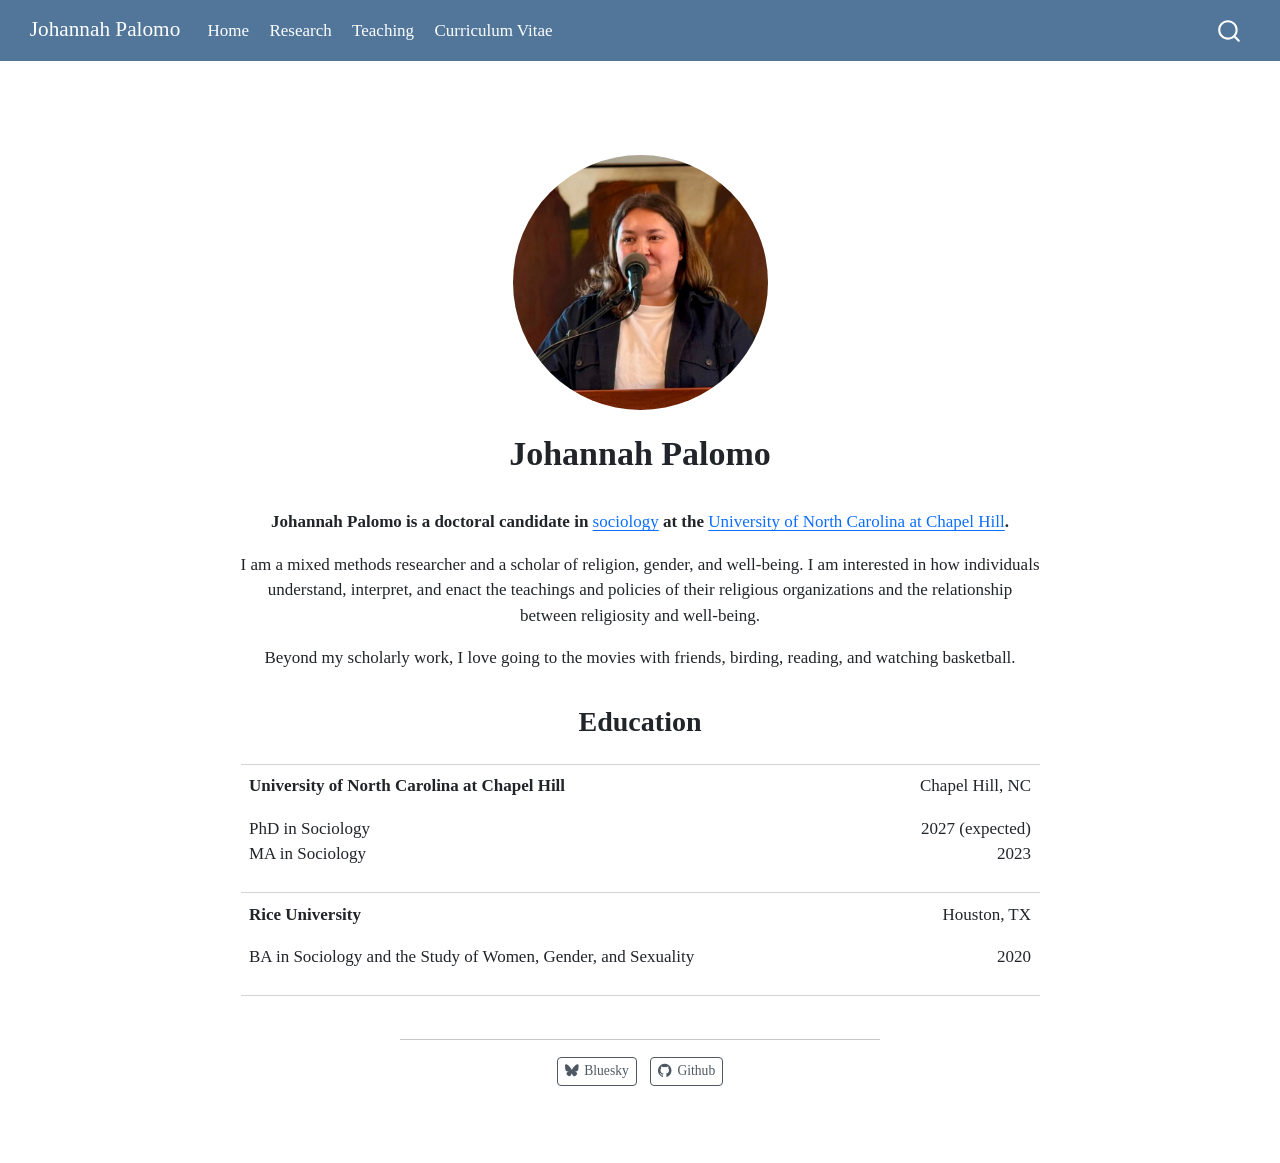
<file: index.html>
<!DOCTYPE html>
<html xmlns="http://www.w3.org/1999/xhtml" lang="en" xml:lang="en"><head>

<meta charset="utf-8">
<meta name="generator" content="quarto-1.8.27">

<meta name="viewport" content="width=device-width, initial-scale=1.0, user-scalable=yes">


<title>Johannah Palomo</title>
<style>
code{white-space: pre-wrap;}
span.smallcaps{font-variant: small-caps;}
div.columns{display: flex; gap: min(4vw, 1.5em);}
div.column{flex: auto; overflow-x: auto;}
div.hanging-indent{margin-left: 1.5em; text-indent: -1.5em;}
ul.task-list{list-style: none;}
ul.task-list li input[type="checkbox"] {
  width: 0.8em;
  margin: 0 0.8em 0.2em -1em; /* quarto-specific, see https://github.com/quarto-dev/quarto-cli/issues/4556 */ 
  vertical-align: middle;
}
</style>


<script src="site_libs/quarto-nav/quarto-nav.js"></script>
<script src="site_libs/quarto-nav/headroom.min.js"></script>
<script src="site_libs/clipboard/clipboard.min.js"></script>
<script src="site_libs/quarto-search/autocomplete.umd.js"></script>
<script src="site_libs/quarto-search/fuse.min.js"></script>
<script src="site_libs/quarto-search/quarto-search.js"></script>
<meta name="quarto:offset" content="./">
<script src="site_libs/quarto-html/quarto.js" type="module"></script>
<script src="site_libs/quarto-html/tabsets/tabsets.js" type="module"></script>
<script src="site_libs/quarto-html/axe/axe-check.js" type="module"></script>
<script src="site_libs/quarto-html/popper.min.js"></script>
<script src="site_libs/quarto-html/tippy.umd.min.js"></script>
<link href="site_libs/quarto-html/tippy.css" rel="stylesheet">
<link href="site_libs/quarto-html/quarto-syntax-highlighting-ed96de9b727972fe78a7b5d16c58bf87.css" rel="stylesheet" id="quarto-text-highlighting-styles">
<script src="site_libs/bootstrap/bootstrap.min.js"></script>
<link href="site_libs/bootstrap/bootstrap-icons.css" rel="stylesheet">
<link href="site_libs/bootstrap/bootstrap-e80207a6dea21aa7f1327b2096dbc3a0.min.css" rel="stylesheet" append-hash="true" id="quarto-bootstrap" data-mode="light">
<script id="quarto-search-options" type="application/json">{
  "location": "navbar",
  "copy-button": false,
  "collapse-after": 3,
  "panel-placement": "end",
  "type": "overlay",
  "limit": 50,
  "keyboard-shortcut": [
    "f",
    "/",
    "s"
  ],
  "show-item-context": false,
  "language": {
    "search-no-results-text": "No results",
    "search-matching-documents-text": "matching documents",
    "search-copy-link-title": "Copy link to search",
    "search-hide-matches-text": "Hide additional matches",
    "search-more-match-text": "more match in this document",
    "search-more-matches-text": "more matches in this document",
    "search-clear-button-title": "Clear",
    "search-text-placeholder": "",
    "search-detached-cancel-button-title": "Cancel",
    "search-submit-button-title": "Submit",
    "search-label": "Search"
  }
}</script>


<link rel="stylesheet" href="styles.css">
</head>

<body class="nav-fixed fullcontent quarto-light">

<div id="quarto-search-results"></div>
  <header id="quarto-header" class="headroom fixed-top">
    <nav class="navbar navbar-expand-lg " data-bs-theme="dark">
      <div class="navbar-container container-fluid">
      <div class="navbar-brand-container mx-auto">
    <a class="navbar-brand" href="./index.html">
    <span class="navbar-title">Johannah Palomo</span>
    </a>
  </div>
            <div id="quarto-search" class="" title="Search"></div>
          <button class="navbar-toggler" type="button" data-bs-toggle="collapse" data-bs-target="#navbarCollapse" aria-controls="navbarCollapse" role="menu" aria-expanded="false" aria-label="Toggle navigation" onclick="if (window.quartoToggleHeadroom) { window.quartoToggleHeadroom(); }">
  <span class="navbar-toggler-icon"></span>
</button>
          <div class="collapse navbar-collapse" id="navbarCollapse">
            <ul class="navbar-nav navbar-nav-scroll me-auto">
  <li class="nav-item">
    <a class="nav-link active" href="./index.html" aria-current="page"> 
<span class="menu-text">Home</span></a>
  </li>  
  <li class="nav-item">
    <a class="nav-link" href="./about.html"> 
<span class="menu-text">Research</span></a>
  </li>  
  <li class="nav-item">
    <a class="nav-link" href="./teaching.html"> 
<span class="menu-text">Teaching</span></a>
  </li>  
  <li class="nav-item">
    <a class="nav-link" href="./cv.html"> 
<span class="menu-text">Curriculum Vitae</span></a>
  </li>  
</ul>
          </div> <!-- /navcollapse -->
            <div class="quarto-navbar-tools">
</div>
      </div> <!-- /container-fluid -->
    </nav>
</header>
<!-- content -->
<div id="quarto-content" class="quarto-container page-columns page-rows-contents page-layout-article page-navbar">
<!-- sidebar -->
<!-- margin-sidebar -->
    
<!-- main -->
<div class="quarto-about-jolla">
  <img src="photo.jpg" class="about-image
  round " style="height: 15em; width: 15em;">
 <header id="title-block-header" class="quarto-title-block default">
<div class="quarto-title">
<h1 class="title">Johannah Palomo</h1>
</div>
<div class="quarto-title-meta">
  </div>
</header><main class="content" id="quarto-document-content">
<p><strong>Johannah Palomo is a doctoral candidate in <a href="https://sociology.unc.edu/">sociology</a> at the <a href="https://unc.edu">University of North Carolina at Chapel Hill</a>.</strong></p>
<p>I am a mixed methods researcher and a scholar of religion, gender, and well-being. I am interested in how individuals understand, interpret, and enact the teachings and policies of their religious organizations and the relationship between religiosity and well-being.</p>
<p>Beyond my scholarly work, I love going to the movies with friends, birding, reading, and watching basketball.</p>
<section id="education" class="level2">
<h2 data-anchor-id="education">Education</h2>
<table class="caption-top table">
<colgroup>
<col style="width: 77%">
<col style="width: 22%">
</colgroup>
<tbody>
<tr class="odd">
<td style="text-align: left;"><p><strong>University of North Carolina at Chapel Hill</strong></p>
<p>PhD in Sociology<br>
MA in Sociology</p></td>
<td style="text-align: right;"><p>Chapel Hill, NC</p>
<p>2027 (expected)<br>
2023</p></td>
</tr>
<tr class="even">
<td style="text-align: left;"><p><strong>Rice University</strong></p>
<p>BA in Sociology and the Study of Women, Gender, and Sexuality</p></td>
<td style="text-align: right;"><p>Houston, TX</p>
<p>2020</p></td>
</tr>
</tbody>
</table>


</section>
</main> 
  <hr class="about-sep">
   <div class="about-links">
  <a href="https://bsky.app/profile/johannahpalomo.bsky.social" class="about-link" rel="" target="">
    <i class="bi bi-bluesky"></i>
     <span class="about-link-text">Bluesky</span>
  </a>
  <a href="https://github.com/johannahpalomo" class="about-link" rel="" target="">
    <i class="bi bi-github"></i>
     <span class="about-link-text">Github</span>
  </a>
</div>
</div>
 <!-- /main -->
<script id="quarto-html-after-body" type="application/javascript">
  window.document.addEventListener("DOMContentLoaded", function (event) {
    const isCodeAnnotation = (el) => {
      for (const clz of el.classList) {
        if (clz.startsWith('code-annotation-')) {                     
          return true;
        }
      }
      return false;
    }
    const onCopySuccess = function(e) {
      // button target
      const button = e.trigger;
      // don't keep focus
      button.blur();
      // flash "checked"
      button.classList.add('code-copy-button-checked');
      var currentTitle = button.getAttribute("title");
      button.setAttribute("title", "Copied!");
      let tooltip;
      if (window.bootstrap) {
        button.setAttribute("data-bs-toggle", "tooltip");
        button.setAttribute("data-bs-placement", "left");
        button.setAttribute("data-bs-title", "Copied!");
        tooltip = new bootstrap.Tooltip(button, 
          { trigger: "manual", 
            customClass: "code-copy-button-tooltip",
            offset: [0, -8]});
        tooltip.show();    
      }
      setTimeout(function() {
        if (tooltip) {
          tooltip.hide();
          button.removeAttribute("data-bs-title");
          button.removeAttribute("data-bs-toggle");
          button.removeAttribute("data-bs-placement");
        }
        button.setAttribute("title", currentTitle);
        button.classList.remove('code-copy-button-checked');
      }, 1000);
      // clear code selection
      e.clearSelection();
    }
    const getTextToCopy = function(trigger) {
      const outerScaffold = trigger.parentElement.cloneNode(true);
      const codeEl = outerScaffold.querySelector('code');
      for (const childEl of codeEl.children) {
        if (isCodeAnnotation(childEl)) {
          childEl.remove();
        }
      }
      return codeEl.innerText;
    }
    const clipboard = new window.ClipboardJS('.code-copy-button:not([data-in-quarto-modal])', {
      text: getTextToCopy
    });
    clipboard.on('success', onCopySuccess);
    if (window.document.getElementById('quarto-embedded-source-code-modal')) {
      const clipboardModal = new window.ClipboardJS('.code-copy-button[data-in-quarto-modal]', {
        text: getTextToCopy,
        container: window.document.getElementById('quarto-embedded-source-code-modal')
      });
      clipboardModal.on('success', onCopySuccess);
    }
      var localhostRegex = new RegExp(/^(?:http|https):\/\/localhost\:?[0-9]*\//);
      var mailtoRegex = new RegExp(/^mailto:/);
        var filterRegex = new RegExp('/' + window.location.host + '/');
      var isInternal = (href) => {
          return filterRegex.test(href) || localhostRegex.test(href) || mailtoRegex.test(href);
      }
      // Inspect non-navigation links and adorn them if external
     var links = window.document.querySelectorAll('a[href]:not(.nav-link):not(.navbar-brand):not(.toc-action):not(.sidebar-link):not(.sidebar-item-toggle):not(.pagination-link):not(.no-external):not([aria-hidden]):not(.dropdown-item):not(.quarto-navigation-tool):not(.about-link)');
      for (var i=0; i<links.length; i++) {
        const link = links[i];
        if (!isInternal(link.href)) {
          // undo the damage that might have been done by quarto-nav.js in the case of
          // links that we want to consider external
          if (link.dataset.originalHref !== undefined) {
            link.href = link.dataset.originalHref;
          }
        }
      }
    function tippyHover(el, contentFn, onTriggerFn, onUntriggerFn) {
      const config = {
        allowHTML: true,
        maxWidth: 500,
        delay: 100,
        arrow: false,
        appendTo: function(el) {
            return el.parentElement;
        },
        interactive: true,
        interactiveBorder: 10,
        theme: 'quarto',
        placement: 'bottom-start',
      };
      if (contentFn) {
        config.content = contentFn;
      }
      if (onTriggerFn) {
        config.onTrigger = onTriggerFn;
      }
      if (onUntriggerFn) {
        config.onUntrigger = onUntriggerFn;
      }
      window.tippy(el, config); 
    }
    const noterefs = window.document.querySelectorAll('a[role="doc-noteref"]');
    for (var i=0; i<noterefs.length; i++) {
      const ref = noterefs[i];
      tippyHover(ref, function() {
        // use id or data attribute instead here
        let href = ref.getAttribute('data-footnote-href') || ref.getAttribute('href');
        try { href = new URL(href).hash; } catch {}
        const id = href.replace(/^#\/?/, "");
        const note = window.document.getElementById(id);
        if (note) {
          return note.innerHTML;
        } else {
          return "";
        }
      });
    }
    const xrefs = window.document.querySelectorAll('a.quarto-xref');
    const processXRef = (id, note) => {
      // Strip column container classes
      const stripColumnClz = (el) => {
        el.classList.remove("page-full", "page-columns");
        if (el.children) {
          for (const child of el.children) {
            stripColumnClz(child);
          }
        }
      }
      stripColumnClz(note)
      if (id === null || id.startsWith('sec-')) {
        // Special case sections, only their first couple elements
        const container = document.createElement("div");
        if (note.children && note.children.length > 2) {
          container.appendChild(note.children[0].cloneNode(true));
          for (let i = 1; i < note.children.length; i++) {
            const child = note.children[i];
            if (child.tagName === "P" && child.innerText === "") {
              continue;
            } else {
              container.appendChild(child.cloneNode(true));
              break;
            }
          }
          if (window.Quarto?.typesetMath) {
            window.Quarto.typesetMath(container);
          }
          return container.innerHTML
        } else {
          if (window.Quarto?.typesetMath) {
            window.Quarto.typesetMath(note);
          }
          return note.innerHTML;
        }
      } else {
        // Remove any anchor links if they are present
        const anchorLink = note.querySelector('a.anchorjs-link');
        if (anchorLink) {
          anchorLink.remove();
        }
        if (window.Quarto?.typesetMath) {
          window.Quarto.typesetMath(note);
        }
        if (note.classList.contains("callout")) {
          return note.outerHTML;
        } else {
          return note.innerHTML;
        }
      }
    }
    for (var i=0; i<xrefs.length; i++) {
      const xref = xrefs[i];
      tippyHover(xref, undefined, function(instance) {
        instance.disable();
        let url = xref.getAttribute('href');
        let hash = undefined; 
        if (url.startsWith('#')) {
          hash = url;
        } else {
          try { hash = new URL(url).hash; } catch {}
        }
        if (hash) {
          const id = hash.replace(/^#\/?/, "");
          const note = window.document.getElementById(id);
          if (note !== null) {
            try {
              const html = processXRef(id, note.cloneNode(true));
              instance.setContent(html);
            } finally {
              instance.enable();
              instance.show();
            }
          } else {
            // See if we can fetch this
            fetch(url.split('#')[0])
            .then(res => res.text())
            .then(html => {
              const parser = new DOMParser();
              const htmlDoc = parser.parseFromString(html, "text/html");
              const note = htmlDoc.getElementById(id);
              if (note !== null) {
                const html = processXRef(id, note);
                instance.setContent(html);
              } 
            }).finally(() => {
              instance.enable();
              instance.show();
            });
          }
        } else {
          // See if we can fetch a full url (with no hash to target)
          // This is a special case and we should probably do some content thinning / targeting
          fetch(url)
          .then(res => res.text())
          .then(html => {
            const parser = new DOMParser();
            const htmlDoc = parser.parseFromString(html, "text/html");
            const note = htmlDoc.querySelector('main.content');
            if (note !== null) {
              // This should only happen for chapter cross references
              // (since there is no id in the URL)
              // remove the first header
              if (note.children.length > 0 && note.children[0].tagName === "HEADER") {
                note.children[0].remove();
              }
              const html = processXRef(null, note);
              instance.setContent(html);
            } 
          }).finally(() => {
            instance.enable();
            instance.show();
          });
        }
      }, function(instance) {
      });
    }
        let selectedAnnoteEl;
        const selectorForAnnotation = ( cell, annotation) => {
          let cellAttr = 'data-code-cell="' + cell + '"';
          let lineAttr = 'data-code-annotation="' +  annotation + '"';
          const selector = 'span[' + cellAttr + '][' + lineAttr + ']';
          return selector;
        }
        const selectCodeLines = (annoteEl) => {
          const doc = window.document;
          const targetCell = annoteEl.getAttribute("data-target-cell");
          const targetAnnotation = annoteEl.getAttribute("data-target-annotation");
          const annoteSpan = window.document.querySelector(selectorForAnnotation(targetCell, targetAnnotation));
          const lines = annoteSpan.getAttribute("data-code-lines").split(",");
          const lineIds = lines.map((line) => {
            return targetCell + "-" + line;
          })
          let top = null;
          let height = null;
          let parent = null;
          if (lineIds.length > 0) {
              //compute the position of the single el (top and bottom and make a div)
              const el = window.document.getElementById(lineIds[0]);
              top = el.offsetTop;
              height = el.offsetHeight;
              parent = el.parentElement.parentElement;
            if (lineIds.length > 1) {
              const lastEl = window.document.getElementById(lineIds[lineIds.length - 1]);
              const bottom = lastEl.offsetTop + lastEl.offsetHeight;
              height = bottom - top;
            }
            if (top !== null && height !== null && parent !== null) {
              // cook up a div (if necessary) and position it 
              let div = window.document.getElementById("code-annotation-line-highlight");
              if (div === null) {
                div = window.document.createElement("div");
                div.setAttribute("id", "code-annotation-line-highlight");
                div.style.position = 'absolute';
                parent.appendChild(div);
              }
              div.style.top = top - 2 + "px";
              div.style.height = height + 4 + "px";
              div.style.left = 0;
              let gutterDiv = window.document.getElementById("code-annotation-line-highlight-gutter");
              if (gutterDiv === null) {
                gutterDiv = window.document.createElement("div");
                gutterDiv.setAttribute("id", "code-annotation-line-highlight-gutter");
                gutterDiv.style.position = 'absolute';
                const codeCell = window.document.getElementById(targetCell);
                const gutter = codeCell.querySelector('.code-annotation-gutter');
                gutter.appendChild(gutterDiv);
              }
              gutterDiv.style.top = top - 2 + "px";
              gutterDiv.style.height = height + 4 + "px";
            }
            selectedAnnoteEl = annoteEl;
          }
        };
        const unselectCodeLines = () => {
          const elementsIds = ["code-annotation-line-highlight", "code-annotation-line-highlight-gutter"];
          elementsIds.forEach((elId) => {
            const div = window.document.getElementById(elId);
            if (div) {
              div.remove();
            }
          });
          selectedAnnoteEl = undefined;
        };
          // Handle positioning of the toggle
      window.addEventListener(
        "resize",
        throttle(() => {
          elRect = undefined;
          if (selectedAnnoteEl) {
            selectCodeLines(selectedAnnoteEl);
          }
        }, 10)
      );
      function throttle(fn, ms) {
      let throttle = false;
      let timer;
        return (...args) => {
          if(!throttle) { // first call gets through
              fn.apply(this, args);
              throttle = true;
          } else { // all the others get throttled
              if(timer) clearTimeout(timer); // cancel #2
              timer = setTimeout(() => {
                fn.apply(this, args);
                timer = throttle = false;
              }, ms);
          }
        };
      }
        // Attach click handler to the DT
        const annoteDls = window.document.querySelectorAll('dt[data-target-cell]');
        for (const annoteDlNode of annoteDls) {
          annoteDlNode.addEventListener('click', (event) => {
            const clickedEl = event.target;
            if (clickedEl !== selectedAnnoteEl) {
              unselectCodeLines();
              const activeEl = window.document.querySelector('dt[data-target-cell].code-annotation-active');
              if (activeEl) {
                activeEl.classList.remove('code-annotation-active');
              }
              selectCodeLines(clickedEl);
              clickedEl.classList.add('code-annotation-active');
            } else {
              // Unselect the line
              unselectCodeLines();
              clickedEl.classList.remove('code-annotation-active');
            }
          });
        }
    const findCites = (el) => {
      const parentEl = el.parentElement;
      if (parentEl) {
        const cites = parentEl.dataset.cites;
        if (cites) {
          return {
            el,
            cites: cites.split(' ')
          };
        } else {
          return findCites(el.parentElement)
        }
      } else {
        return undefined;
      }
    };
    var bibliorefs = window.document.querySelectorAll('a[role="doc-biblioref"]');
    for (var i=0; i<bibliorefs.length; i++) {
      const ref = bibliorefs[i];
      const citeInfo = findCites(ref);
      if (citeInfo) {
        tippyHover(citeInfo.el, function() {
          var popup = window.document.createElement('div');
          citeInfo.cites.forEach(function(cite) {
            var citeDiv = window.document.createElement('div');
            citeDiv.classList.add('hanging-indent');
            citeDiv.classList.add('csl-entry');
            var biblioDiv = window.document.getElementById('ref-' + cite);
            if (biblioDiv) {
              citeDiv.innerHTML = biblioDiv.innerHTML;
            }
            popup.appendChild(citeDiv);
          });
          return popup.innerHTML;
        });
      }
    }
  });
  </script>
</div> <!-- /content -->




</body></html>
</file>
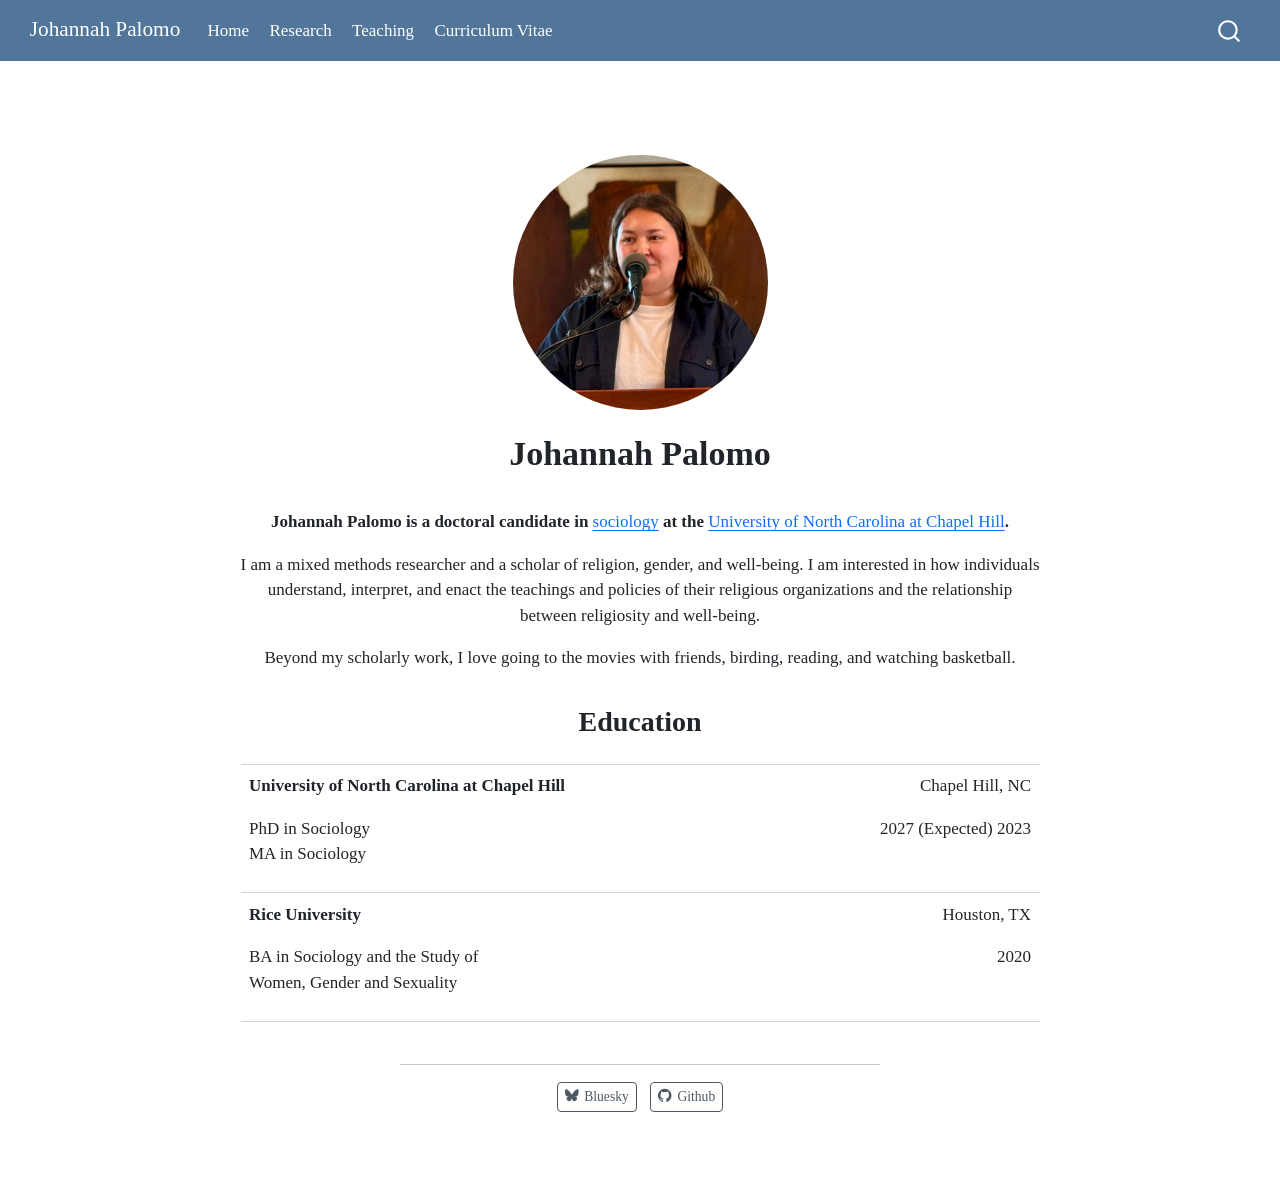
<file: docs/index.html>
<!DOCTYPE html>
<html xmlns="http://www.w3.org/1999/xhtml" lang="en" xml:lang="en"><head>

<meta charset="utf-8">
<meta name="generator" content="quarto-1.8.27">

<meta name="viewport" content="width=device-width, initial-scale=1.0, user-scalable=yes">


<title>Johannah Palomo</title>
<style>
code{white-space: pre-wrap;}
span.smallcaps{font-variant: small-caps;}
div.columns{display: flex; gap: min(4vw, 1.5em);}
div.column{flex: auto; overflow-x: auto;}
div.hanging-indent{margin-left: 1.5em; text-indent: -1.5em;}
ul.task-list{list-style: none;}
ul.task-list li input[type="checkbox"] {
  width: 0.8em;
  margin: 0 0.8em 0.2em -1em; /* quarto-specific, see https://github.com/quarto-dev/quarto-cli/issues/4556 */ 
  vertical-align: middle;
}
</style>


<script src="site_libs/quarto-nav/quarto-nav.js"></script>
<script src="site_libs/quarto-nav/headroom.min.js"></script>
<script src="site_libs/clipboard/clipboard.min.js"></script>
<script src="site_libs/quarto-search/autocomplete.umd.js"></script>
<script src="site_libs/quarto-search/fuse.min.js"></script>
<script src="site_libs/quarto-search/quarto-search.js"></script>
<meta name="quarto:offset" content="./">
<script src="site_libs/quarto-html/quarto.js" type="module"></script>
<script src="site_libs/quarto-html/tabsets/tabsets.js" type="module"></script>
<script src="site_libs/quarto-html/axe/axe-check.js" type="module"></script>
<script src="site_libs/quarto-html/popper.min.js"></script>
<script src="site_libs/quarto-html/tippy.umd.min.js"></script>
<link href="site_libs/quarto-html/tippy.css" rel="stylesheet">
<link href="site_libs/quarto-html/quarto-syntax-highlighting-ed96de9b727972fe78a7b5d16c58bf87.css" rel="stylesheet" id="quarto-text-highlighting-styles">
<script src="site_libs/bootstrap/bootstrap.min.js"></script>
<link href="site_libs/bootstrap/bootstrap-icons.css" rel="stylesheet">
<link href="site_libs/bootstrap/bootstrap-e80207a6dea21aa7f1327b2096dbc3a0.min.css" rel="stylesheet" append-hash="true" id="quarto-bootstrap" data-mode="light">
<script id="quarto-search-options" type="application/json">{
  "location": "navbar",
  "copy-button": false,
  "collapse-after": 3,
  "panel-placement": "end",
  "type": "overlay",
  "limit": 50,
  "keyboard-shortcut": [
    "f",
    "/",
    "s"
  ],
  "show-item-context": false,
  "language": {
    "search-no-results-text": "No results",
    "search-matching-documents-text": "matching documents",
    "search-copy-link-title": "Copy link to search",
    "search-hide-matches-text": "Hide additional matches",
    "search-more-match-text": "more match in this document",
    "search-more-matches-text": "more matches in this document",
    "search-clear-button-title": "Clear",
    "search-text-placeholder": "",
    "search-detached-cancel-button-title": "Cancel",
    "search-submit-button-title": "Submit",
    "search-label": "Search"
  }
}</script>


<link rel="stylesheet" href="styles.css">
</head>

<body class="nav-fixed fullcontent quarto-light">

<div id="quarto-search-results"></div>
  <header id="quarto-header" class="headroom fixed-top">
    <nav class="navbar navbar-expand-lg " data-bs-theme="dark">
      <div class="navbar-container container-fluid">
      <div class="navbar-brand-container mx-auto">
    <a class="navbar-brand" href="./index.html">
    <span class="navbar-title">Johannah Palomo</span>
    </a>
  </div>
            <div id="quarto-search" class="" title="Search"></div>
          <button class="navbar-toggler" type="button" data-bs-toggle="collapse" data-bs-target="#navbarCollapse" aria-controls="navbarCollapse" role="menu" aria-expanded="false" aria-label="Toggle navigation" onclick="if (window.quartoToggleHeadroom) { window.quartoToggleHeadroom(); }">
  <span class="navbar-toggler-icon"></span>
</button>
          <div class="collapse navbar-collapse" id="navbarCollapse">
            <ul class="navbar-nav navbar-nav-scroll me-auto">
  <li class="nav-item">
    <a class="nav-link active" href="./index.html" aria-current="page"> 
<span class="menu-text">Home</span></a>
  </li>  
  <li class="nav-item">
    <a class="nav-link" href="./about.html"> 
<span class="menu-text">Research</span></a>
  </li>  
  <li class="nav-item">
    <a class="nav-link" href="./teaching.html"> 
<span class="menu-text">Teaching</span></a>
  </li>  
  <li class="nav-item">
    <a class="nav-link" href="./cv.html"> 
<span class="menu-text">Curriculum Vitae</span></a>
  </li>  
</ul>
          </div> <!-- /navcollapse -->
            <div class="quarto-navbar-tools">
</div>
      </div> <!-- /container-fluid -->
    </nav>
</header>
<!-- content -->
<div id="quarto-content" class="quarto-container page-columns page-rows-contents page-layout-article page-navbar">
<!-- sidebar -->
<!-- margin-sidebar -->
    
<!-- main -->
<div class="quarto-about-jolla">
  <img src="photo.jpg" class="about-image
  round " style="height: 15em; width: 15em;">
 <header id="title-block-header" class="quarto-title-block default">
<div class="quarto-title">
<h1 class="title">Johannah Palomo</h1>
</div>
<div class="quarto-title-meta">
  </div>
</header><main class="content" id="quarto-document-content">
<p><strong>Johannah Palomo is a doctoral candidate in <a href="https://sociology.unc.edu/">sociology</a> at the <a href="https://unc.edu">University of North Carolina at Chapel Hill</a>.</strong></p>
<p>I am a mixed methods researcher and a scholar of religion, gender, and well-being. I am interested in how individuals understand, interpret, and enact the teachings and policies of their religious organizations and the relationship between religiosity and well-being.</p>
<p>Beyond my scholarly work, I love going to the movies with friends, birding, reading, and watching basketball.</p>
<section id="education" class="level2">
<h2 data-anchor-id="education">Education</h2>
<table class="caption-top table">
<colgroup>
<col style="width: 69%">
<col style="width: 25%">
</colgroup>
<tbody>
<tr class="odd">
<td style="text-align: left;"><p><strong>University of North Carolina at Chapel Hill</strong></p>
<p>PhD in Sociology <br> MA in Sociology</p></td>
<td style="text-align: right;"><p>Chapel Hill, NC</p>
<p>2027 (Expected) 2023</p></td>
</tr>
<tr class="even">
<td style="text-align: left;"><p><strong>Rice University</strong></p>
<p>BA in Sociology and the Study of <br> Women, Gender and Sexuality</p></td>
<td style="text-align: right;"><p>Houston, TX</p>
<p>2020</p></td>
</tr>
</tbody>
</table>


</section>
</main> 
  <hr class="about-sep">
   <div class="about-links">
  <a href="https://bsky.app/profile/johannahpalomo.bsky.social" class="about-link" rel="" target="">
    <i class="bi bi-bluesky"></i>
     <span class="about-link-text">Bluesky</span>
  </a>
  <a href="https://github.com/johannahpalomo" class="about-link" rel="" target="">
    <i class="bi bi-github"></i>
     <span class="about-link-text">Github</span>
  </a>
</div>
</div>
 <!-- /main -->
<script id="quarto-html-after-body" type="application/javascript">
  window.document.addEventListener("DOMContentLoaded", function (event) {
    const isCodeAnnotation = (el) => {
      for (const clz of el.classList) {
        if (clz.startsWith('code-annotation-')) {                     
          return true;
        }
      }
      return false;
    }
    const onCopySuccess = function(e) {
      // button target
      const button = e.trigger;
      // don't keep focus
      button.blur();
      // flash "checked"
      button.classList.add('code-copy-button-checked');
      var currentTitle = button.getAttribute("title");
      button.setAttribute("title", "Copied!");
      let tooltip;
      if (window.bootstrap) {
        button.setAttribute("data-bs-toggle", "tooltip");
        button.setAttribute("data-bs-placement", "left");
        button.setAttribute("data-bs-title", "Copied!");
        tooltip = new bootstrap.Tooltip(button, 
          { trigger: "manual", 
            customClass: "code-copy-button-tooltip",
            offset: [0, -8]});
        tooltip.show();    
      }
      setTimeout(function() {
        if (tooltip) {
          tooltip.hide();
          button.removeAttribute("data-bs-title");
          button.removeAttribute("data-bs-toggle");
          button.removeAttribute("data-bs-placement");
        }
        button.setAttribute("title", currentTitle);
        button.classList.remove('code-copy-button-checked');
      }, 1000);
      // clear code selection
      e.clearSelection();
    }
    const getTextToCopy = function(trigger) {
      const outerScaffold = trigger.parentElement.cloneNode(true);
      const codeEl = outerScaffold.querySelector('code');
      for (const childEl of codeEl.children) {
        if (isCodeAnnotation(childEl)) {
          childEl.remove();
        }
      }
      return codeEl.innerText;
    }
    const clipboard = new window.ClipboardJS('.code-copy-button:not([data-in-quarto-modal])', {
      text: getTextToCopy
    });
    clipboard.on('success', onCopySuccess);
    if (window.document.getElementById('quarto-embedded-source-code-modal')) {
      const clipboardModal = new window.ClipboardJS('.code-copy-button[data-in-quarto-modal]', {
        text: getTextToCopy,
        container: window.document.getElementById('quarto-embedded-source-code-modal')
      });
      clipboardModal.on('success', onCopySuccess);
    }
      var localhostRegex = new RegExp(/^(?:http|https):\/\/localhost\:?[0-9]*\//);
      var mailtoRegex = new RegExp(/^mailto:/);
        var filterRegex = new RegExp('/' + window.location.host + '/');
      var isInternal = (href) => {
          return filterRegex.test(href) || localhostRegex.test(href) || mailtoRegex.test(href);
      }
      // Inspect non-navigation links and adorn them if external
     var links = window.document.querySelectorAll('a[href]:not(.nav-link):not(.navbar-brand):not(.toc-action):not(.sidebar-link):not(.sidebar-item-toggle):not(.pagination-link):not(.no-external):not([aria-hidden]):not(.dropdown-item):not(.quarto-navigation-tool):not(.about-link)');
      for (var i=0; i<links.length; i++) {
        const link = links[i];
        if (!isInternal(link.href)) {
          // undo the damage that might have been done by quarto-nav.js in the case of
          // links that we want to consider external
          if (link.dataset.originalHref !== undefined) {
            link.href = link.dataset.originalHref;
          }
        }
      }
    function tippyHover(el, contentFn, onTriggerFn, onUntriggerFn) {
      const config = {
        allowHTML: true,
        maxWidth: 500,
        delay: 100,
        arrow: false,
        appendTo: function(el) {
            return el.parentElement;
        },
        interactive: true,
        interactiveBorder: 10,
        theme: 'quarto',
        placement: 'bottom-start',
      };
      if (contentFn) {
        config.content = contentFn;
      }
      if (onTriggerFn) {
        config.onTrigger = onTriggerFn;
      }
      if (onUntriggerFn) {
        config.onUntrigger = onUntriggerFn;
      }
      window.tippy(el, config); 
    }
    const noterefs = window.document.querySelectorAll('a[role="doc-noteref"]');
    for (var i=0; i<noterefs.length; i++) {
      const ref = noterefs[i];
      tippyHover(ref, function() {
        // use id or data attribute instead here
        let href = ref.getAttribute('data-footnote-href') || ref.getAttribute('href');
        try { href = new URL(href).hash; } catch {}
        const id = href.replace(/^#\/?/, "");
        const note = window.document.getElementById(id);
        if (note) {
          return note.innerHTML;
        } else {
          return "";
        }
      });
    }
    const xrefs = window.document.querySelectorAll('a.quarto-xref');
    const processXRef = (id, note) => {
      // Strip column container classes
      const stripColumnClz = (el) => {
        el.classList.remove("page-full", "page-columns");
        if (el.children) {
          for (const child of el.children) {
            stripColumnClz(child);
          }
        }
      }
      stripColumnClz(note)
      if (id === null || id.startsWith('sec-')) {
        // Special case sections, only their first couple elements
        const container = document.createElement("div");
        if (note.children && note.children.length > 2) {
          container.appendChild(note.children[0].cloneNode(true));
          for (let i = 1; i < note.children.length; i++) {
            const child = note.children[i];
            if (child.tagName === "P" && child.innerText === "") {
              continue;
            } else {
              container.appendChild(child.cloneNode(true));
              break;
            }
          }
          if (window.Quarto?.typesetMath) {
            window.Quarto.typesetMath(container);
          }
          return container.innerHTML
        } else {
          if (window.Quarto?.typesetMath) {
            window.Quarto.typesetMath(note);
          }
          return note.innerHTML;
        }
      } else {
        // Remove any anchor links if they are present
        const anchorLink = note.querySelector('a.anchorjs-link');
        if (anchorLink) {
          anchorLink.remove();
        }
        if (window.Quarto?.typesetMath) {
          window.Quarto.typesetMath(note);
        }
        if (note.classList.contains("callout")) {
          return note.outerHTML;
        } else {
          return note.innerHTML;
        }
      }
    }
    for (var i=0; i<xrefs.length; i++) {
      const xref = xrefs[i];
      tippyHover(xref, undefined, function(instance) {
        instance.disable();
        let url = xref.getAttribute('href');
        let hash = undefined; 
        if (url.startsWith('#')) {
          hash = url;
        } else {
          try { hash = new URL(url).hash; } catch {}
        }
        if (hash) {
          const id = hash.replace(/^#\/?/, "");
          const note = window.document.getElementById(id);
          if (note !== null) {
            try {
              const html = processXRef(id, note.cloneNode(true));
              instance.setContent(html);
            } finally {
              instance.enable();
              instance.show();
            }
          } else {
            // See if we can fetch this
            fetch(url.split('#')[0])
            .then(res => res.text())
            .then(html => {
              const parser = new DOMParser();
              const htmlDoc = parser.parseFromString(html, "text/html");
              const note = htmlDoc.getElementById(id);
              if (note !== null) {
                const html = processXRef(id, note);
                instance.setContent(html);
              } 
            }).finally(() => {
              instance.enable();
              instance.show();
            });
          }
        } else {
          // See if we can fetch a full url (with no hash to target)
          // This is a special case and we should probably do some content thinning / targeting
          fetch(url)
          .then(res => res.text())
          .then(html => {
            const parser = new DOMParser();
            const htmlDoc = parser.parseFromString(html, "text/html");
            const note = htmlDoc.querySelector('main.content');
            if (note !== null) {
              // This should only happen for chapter cross references
              // (since there is no id in the URL)
              // remove the first header
              if (note.children.length > 0 && note.children[0].tagName === "HEADER") {
                note.children[0].remove();
              }
              const html = processXRef(null, note);
              instance.setContent(html);
            } 
          }).finally(() => {
            instance.enable();
            instance.show();
          });
        }
      }, function(instance) {
      });
    }
        let selectedAnnoteEl;
        const selectorForAnnotation = ( cell, annotation) => {
          let cellAttr = 'data-code-cell="' + cell + '"';
          let lineAttr = 'data-code-annotation="' +  annotation + '"';
          const selector = 'span[' + cellAttr + '][' + lineAttr + ']';
          return selector;
        }
        const selectCodeLines = (annoteEl) => {
          const doc = window.document;
          const targetCell = annoteEl.getAttribute("data-target-cell");
          const targetAnnotation = annoteEl.getAttribute("data-target-annotation");
          const annoteSpan = window.document.querySelector(selectorForAnnotation(targetCell, targetAnnotation));
          const lines = annoteSpan.getAttribute("data-code-lines").split(",");
          const lineIds = lines.map((line) => {
            return targetCell + "-" + line;
          })
          let top = null;
          let height = null;
          let parent = null;
          if (lineIds.length > 0) {
              //compute the position of the single el (top and bottom and make a div)
              const el = window.document.getElementById(lineIds[0]);
              top = el.offsetTop;
              height = el.offsetHeight;
              parent = el.parentElement.parentElement;
            if (lineIds.length > 1) {
              const lastEl = window.document.getElementById(lineIds[lineIds.length - 1]);
              const bottom = lastEl.offsetTop + lastEl.offsetHeight;
              height = bottom - top;
            }
            if (top !== null && height !== null && parent !== null) {
              // cook up a div (if necessary) and position it 
              let div = window.document.getElementById("code-annotation-line-highlight");
              if (div === null) {
                div = window.document.createElement("div");
                div.setAttribute("id", "code-annotation-line-highlight");
                div.style.position = 'absolute';
                parent.appendChild(div);
              }
              div.style.top = top - 2 + "px";
              div.style.height = height + 4 + "px";
              div.style.left = 0;
              let gutterDiv = window.document.getElementById("code-annotation-line-highlight-gutter");
              if (gutterDiv === null) {
                gutterDiv = window.document.createElement("div");
                gutterDiv.setAttribute("id", "code-annotation-line-highlight-gutter");
                gutterDiv.style.position = 'absolute';
                const codeCell = window.document.getElementById(targetCell);
                const gutter = codeCell.querySelector('.code-annotation-gutter');
                gutter.appendChild(gutterDiv);
              }
              gutterDiv.style.top = top - 2 + "px";
              gutterDiv.style.height = height + 4 + "px";
            }
            selectedAnnoteEl = annoteEl;
          }
        };
        const unselectCodeLines = () => {
          const elementsIds = ["code-annotation-line-highlight", "code-annotation-line-highlight-gutter"];
          elementsIds.forEach((elId) => {
            const div = window.document.getElementById(elId);
            if (div) {
              div.remove();
            }
          });
          selectedAnnoteEl = undefined;
        };
          // Handle positioning of the toggle
      window.addEventListener(
        "resize",
        throttle(() => {
          elRect = undefined;
          if (selectedAnnoteEl) {
            selectCodeLines(selectedAnnoteEl);
          }
        }, 10)
      );
      function throttle(fn, ms) {
      let throttle = false;
      let timer;
        return (...args) => {
          if(!throttle) { // first call gets through
              fn.apply(this, args);
              throttle = true;
          } else { // all the others get throttled
              if(timer) clearTimeout(timer); // cancel #2
              timer = setTimeout(() => {
                fn.apply(this, args);
                timer = throttle = false;
              }, ms);
          }
        };
      }
        // Attach click handler to the DT
        const annoteDls = window.document.querySelectorAll('dt[data-target-cell]');
        for (const annoteDlNode of annoteDls) {
          annoteDlNode.addEventListener('click', (event) => {
            const clickedEl = event.target;
            if (clickedEl !== selectedAnnoteEl) {
              unselectCodeLines();
              const activeEl = window.document.querySelector('dt[data-target-cell].code-annotation-active');
              if (activeEl) {
                activeEl.classList.remove('code-annotation-active');
              }
              selectCodeLines(clickedEl);
              clickedEl.classList.add('code-annotation-active');
            } else {
              // Unselect the line
              unselectCodeLines();
              clickedEl.classList.remove('code-annotation-active');
            }
          });
        }
    const findCites = (el) => {
      const parentEl = el.parentElement;
      if (parentEl) {
        const cites = parentEl.dataset.cites;
        if (cites) {
          return {
            el,
            cites: cites.split(' ')
          };
        } else {
          return findCites(el.parentElement)
        }
      } else {
        return undefined;
      }
    };
    var bibliorefs = window.document.querySelectorAll('a[role="doc-biblioref"]');
    for (var i=0; i<bibliorefs.length; i++) {
      const ref = bibliorefs[i];
      const citeInfo = findCites(ref);
      if (citeInfo) {
        tippyHover(citeInfo.el, function() {
          var popup = window.document.createElement('div');
          citeInfo.cites.forEach(function(cite) {
            var citeDiv = window.document.createElement('div');
            citeDiv.classList.add('hanging-indent');
            citeDiv.classList.add('csl-entry');
            var biblioDiv = window.document.getElementById('ref-' + cite);
            if (biblioDiv) {
              citeDiv.innerHTML = biblioDiv.innerHTML;
            }
            popup.appendChild(citeDiv);
          });
          return popup.innerHTML;
        });
      }
    }
  });
  </script>
</div> <!-- /content -->




</body></html>
</file>
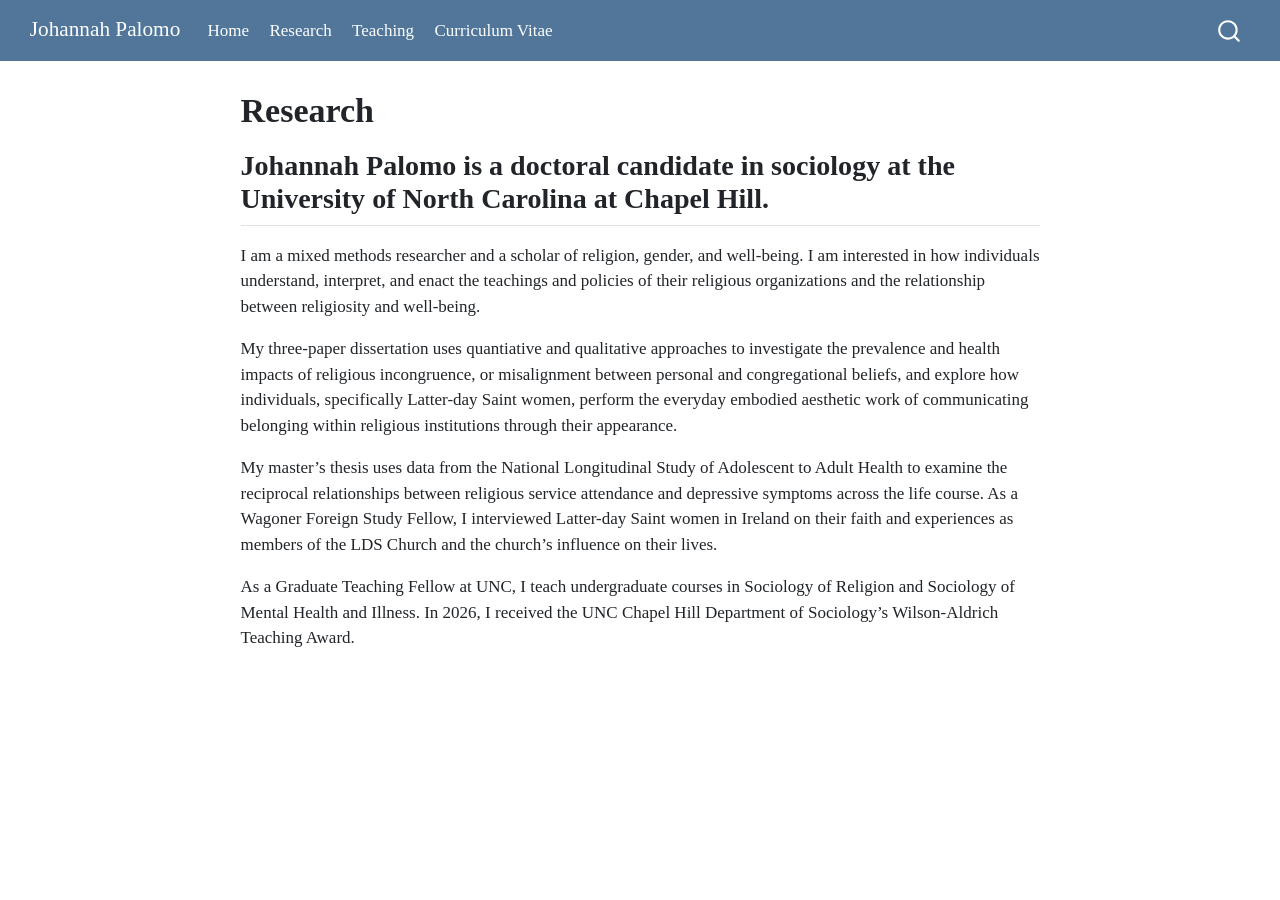
<file: about.html>
<!DOCTYPE html>
<html xmlns="http://www.w3.org/1999/xhtml" lang="en" xml:lang="en"><head>

<meta charset="utf-8">
<meta name="generator" content="quarto-1.8.27">

<meta name="viewport" content="width=device-width, initial-scale=1.0, user-scalable=yes">


<title>Research – Johannah Palomo</title>
<style>
code{white-space: pre-wrap;}
span.smallcaps{font-variant: small-caps;}
div.columns{display: flex; gap: min(4vw, 1.5em);}
div.column{flex: auto; overflow-x: auto;}
div.hanging-indent{margin-left: 1.5em; text-indent: -1.5em;}
ul.task-list{list-style: none;}
ul.task-list li input[type="checkbox"] {
  width: 0.8em;
  margin: 0 0.8em 0.2em -1em; /* quarto-specific, see https://github.com/quarto-dev/quarto-cli/issues/4556 */ 
  vertical-align: middle;
}
</style>


<script src="site_libs/quarto-nav/quarto-nav.js"></script>
<script src="site_libs/quarto-nav/headroom.min.js"></script>
<script src="site_libs/clipboard/clipboard.min.js"></script>
<script src="site_libs/quarto-search/autocomplete.umd.js"></script>
<script src="site_libs/quarto-search/fuse.min.js"></script>
<script src="site_libs/quarto-search/quarto-search.js"></script>
<meta name="quarto:offset" content="./">
<script src="site_libs/quarto-html/quarto.js" type="module"></script>
<script src="site_libs/quarto-html/tabsets/tabsets.js" type="module"></script>
<script src="site_libs/quarto-html/axe/axe-check.js" type="module"></script>
<script src="site_libs/quarto-html/popper.min.js"></script>
<script src="site_libs/quarto-html/tippy.umd.min.js"></script>
<script src="site_libs/quarto-html/anchor.min.js"></script>
<link href="site_libs/quarto-html/tippy.css" rel="stylesheet">
<link href="site_libs/quarto-html/quarto-syntax-highlighting-ed96de9b727972fe78a7b5d16c58bf87.css" rel="stylesheet" id="quarto-text-highlighting-styles">
<script src="site_libs/bootstrap/bootstrap.min.js"></script>
<link href="site_libs/bootstrap/bootstrap-icons.css" rel="stylesheet">
<link href="site_libs/bootstrap/bootstrap-e80207a6dea21aa7f1327b2096dbc3a0.min.css" rel="stylesheet" append-hash="true" id="quarto-bootstrap" data-mode="light">
<script id="quarto-search-options" type="application/json">{
  "location": "navbar",
  "copy-button": false,
  "collapse-after": 3,
  "panel-placement": "end",
  "type": "overlay",
  "limit": 50,
  "keyboard-shortcut": [
    "f",
    "/",
    "s"
  ],
  "show-item-context": false,
  "language": {
    "search-no-results-text": "No results",
    "search-matching-documents-text": "matching documents",
    "search-copy-link-title": "Copy link to search",
    "search-hide-matches-text": "Hide additional matches",
    "search-more-match-text": "more match in this document",
    "search-more-matches-text": "more matches in this document",
    "search-clear-button-title": "Clear",
    "search-text-placeholder": "",
    "search-detached-cancel-button-title": "Cancel",
    "search-submit-button-title": "Submit",
    "search-label": "Search"
  }
}</script>


<link rel="stylesheet" href="styles.css">
</head>

<body class="nav-fixed fullcontent quarto-light">

<div id="quarto-search-results"></div>
  <header id="quarto-header" class="headroom fixed-top">
    <nav class="navbar navbar-expand-lg " data-bs-theme="dark">
      <div class="navbar-container container-fluid">
      <div class="navbar-brand-container mx-auto">
    <a class="navbar-brand" href="./index.html">
    <span class="navbar-title">Johannah Palomo</span>
    </a>
  </div>
            <div id="quarto-search" class="" title="Search"></div>
          <button class="navbar-toggler" type="button" data-bs-toggle="collapse" data-bs-target="#navbarCollapse" aria-controls="navbarCollapse" role="menu" aria-expanded="false" aria-label="Toggle navigation" onclick="if (window.quartoToggleHeadroom) { window.quartoToggleHeadroom(); }">
  <span class="navbar-toggler-icon"></span>
</button>
          <div class="collapse navbar-collapse" id="navbarCollapse">
            <ul class="navbar-nav navbar-nav-scroll me-auto">
  <li class="nav-item">
    <a class="nav-link" href="./index.html"> 
<span class="menu-text">Home</span></a>
  </li>  
  <li class="nav-item">
    <a class="nav-link active" href="./about.html" aria-current="page"> 
<span class="menu-text">Research</span></a>
  </li>  
  <li class="nav-item">
    <a class="nav-link" href="./teaching.html"> 
<span class="menu-text">Teaching</span></a>
  </li>  
  <li class="nav-item">
    <a class="nav-link" href="./cv.html"> 
<span class="menu-text">Curriculum Vitae</span></a>
  </li>  
</ul>
          </div> <!-- /navcollapse -->
            <div class="quarto-navbar-tools">
</div>
      </div> <!-- /container-fluid -->
    </nav>
</header>
<!-- content -->
<div id="quarto-content" class="quarto-container page-columns page-rows-contents page-layout-article page-navbar">
<!-- sidebar -->
<!-- margin-sidebar -->
    
<!-- main -->
<main class="content" id="quarto-document-content">

<header id="title-block-header" class="quarto-title-block default">
<div class="quarto-title">
<h1 class="title">Research</h1>
</div>



<div class="quarto-title-meta">

    
  
    
  </div>
  


</header>


<section id="johannah-palomo-is-a-doctoral-candidate-in-sociology-at-the-university-of-north-carolina-at-chapel-hill." class="level2">
<h2 class="anchored" data-anchor-id="johannah-palomo-is-a-doctoral-candidate-in-sociology-at-the-university-of-north-carolina-at-chapel-hill.">Johannah Palomo is a doctoral candidate in sociology at the University of North Carolina at Chapel Hill.</h2>
<p>I am a mixed methods researcher and a scholar of religion, gender, and well-being. I am interested in how individuals understand, interpret, and enact the teachings and policies of their religious organizations and the relationship between religiosity and well-being.</p>
<p>My three-paper dissertation uses quantiative and qualitative approaches to investigate the prevalence and health impacts of religious incongruence, or misalignment between personal and congregational beliefs, and explore how individuals, specifically Latter-day Saint women, perform the everyday embodied aesthetic work of communicating belonging within religious institutions through their appearance.</p>
<p>My master’s thesis uses data from the National Longitudinal Study of Adolescent to Adult Health to examine the reciprocal relationships between religious service attendance and depressive symptoms across the life course. As a Wagoner Foreign Study Fellow, I interviewed Latter-day Saint women in Ireland on their faith and experiences as members of the LDS Church and the church’s influence on their lives.</p>
<p>As a Graduate Teaching Fellow at UNC, I teach undergraduate courses in Sociology of Religion and Sociology of Mental Health and Illness. In 2026, I received the UNC Chapel Hill Department of Sociology’s Wilson-Aldrich Teaching Award.</p>


</section>

</main> <!-- /main -->
<script id="quarto-html-after-body" type="application/javascript">
  window.document.addEventListener("DOMContentLoaded", function (event) {
    const icon = "";
    const anchorJS = new window.AnchorJS();
    anchorJS.options = {
      placement: 'right',
      icon: icon
    };
    anchorJS.add('.anchored');
    const isCodeAnnotation = (el) => {
      for (const clz of el.classList) {
        if (clz.startsWith('code-annotation-')) {                     
          return true;
        }
      }
      return false;
    }
    const onCopySuccess = function(e) {
      // button target
      const button = e.trigger;
      // don't keep focus
      button.blur();
      // flash "checked"
      button.classList.add('code-copy-button-checked');
      var currentTitle = button.getAttribute("title");
      button.setAttribute("title", "Copied!");
      let tooltip;
      if (window.bootstrap) {
        button.setAttribute("data-bs-toggle", "tooltip");
        button.setAttribute("data-bs-placement", "left");
        button.setAttribute("data-bs-title", "Copied!");
        tooltip = new bootstrap.Tooltip(button, 
          { trigger: "manual", 
            customClass: "code-copy-button-tooltip",
            offset: [0, -8]});
        tooltip.show();    
      }
      setTimeout(function() {
        if (tooltip) {
          tooltip.hide();
          button.removeAttribute("data-bs-title");
          button.removeAttribute("data-bs-toggle");
          button.removeAttribute("data-bs-placement");
        }
        button.setAttribute("title", currentTitle);
        button.classList.remove('code-copy-button-checked');
      }, 1000);
      // clear code selection
      e.clearSelection();
    }
    const getTextToCopy = function(trigger) {
      const outerScaffold = trigger.parentElement.cloneNode(true);
      const codeEl = outerScaffold.querySelector('code');
      for (const childEl of codeEl.children) {
        if (isCodeAnnotation(childEl)) {
          childEl.remove();
        }
      }
      return codeEl.innerText;
    }
    const clipboard = new window.ClipboardJS('.code-copy-button:not([data-in-quarto-modal])', {
      text: getTextToCopy
    });
    clipboard.on('success', onCopySuccess);
    if (window.document.getElementById('quarto-embedded-source-code-modal')) {
      const clipboardModal = new window.ClipboardJS('.code-copy-button[data-in-quarto-modal]', {
        text: getTextToCopy,
        container: window.document.getElementById('quarto-embedded-source-code-modal')
      });
      clipboardModal.on('success', onCopySuccess);
    }
      var localhostRegex = new RegExp(/^(?:http|https):\/\/localhost\:?[0-9]*\//);
      var mailtoRegex = new RegExp(/^mailto:/);
        var filterRegex = new RegExp('/' + window.location.host + '/');
      var isInternal = (href) => {
          return filterRegex.test(href) || localhostRegex.test(href) || mailtoRegex.test(href);
      }
      // Inspect non-navigation links and adorn them if external
     var links = window.document.querySelectorAll('a[href]:not(.nav-link):not(.navbar-brand):not(.toc-action):not(.sidebar-link):not(.sidebar-item-toggle):not(.pagination-link):not(.no-external):not([aria-hidden]):not(.dropdown-item):not(.quarto-navigation-tool):not(.about-link)');
      for (var i=0; i<links.length; i++) {
        const link = links[i];
        if (!isInternal(link.href)) {
          // undo the damage that might have been done by quarto-nav.js in the case of
          // links that we want to consider external
          if (link.dataset.originalHref !== undefined) {
            link.href = link.dataset.originalHref;
          }
        }
      }
    function tippyHover(el, contentFn, onTriggerFn, onUntriggerFn) {
      const config = {
        allowHTML: true,
        maxWidth: 500,
        delay: 100,
        arrow: false,
        appendTo: function(el) {
            return el.parentElement;
        },
        interactive: true,
        interactiveBorder: 10,
        theme: 'quarto',
        placement: 'bottom-start',
      };
      if (contentFn) {
        config.content = contentFn;
      }
      if (onTriggerFn) {
        config.onTrigger = onTriggerFn;
      }
      if (onUntriggerFn) {
        config.onUntrigger = onUntriggerFn;
      }
      window.tippy(el, config); 
    }
    const noterefs = window.document.querySelectorAll('a[role="doc-noteref"]');
    for (var i=0; i<noterefs.length; i++) {
      const ref = noterefs[i];
      tippyHover(ref, function() {
        // use id or data attribute instead here
        let href = ref.getAttribute('data-footnote-href') || ref.getAttribute('href');
        try { href = new URL(href).hash; } catch {}
        const id = href.replace(/^#\/?/, "");
        const note = window.document.getElementById(id);
        if (note) {
          return note.innerHTML;
        } else {
          return "";
        }
      });
    }
    const xrefs = window.document.querySelectorAll('a.quarto-xref');
    const processXRef = (id, note) => {
      // Strip column container classes
      const stripColumnClz = (el) => {
        el.classList.remove("page-full", "page-columns");
        if (el.children) {
          for (const child of el.children) {
            stripColumnClz(child);
          }
        }
      }
      stripColumnClz(note)
      if (id === null || id.startsWith('sec-')) {
        // Special case sections, only their first couple elements
        const container = document.createElement("div");
        if (note.children && note.children.length > 2) {
          container.appendChild(note.children[0].cloneNode(true));
          for (let i = 1; i < note.children.length; i++) {
            const child = note.children[i];
            if (child.tagName === "P" && child.innerText === "") {
              continue;
            } else {
              container.appendChild(child.cloneNode(true));
              break;
            }
          }
          if (window.Quarto?.typesetMath) {
            window.Quarto.typesetMath(container);
          }
          return container.innerHTML
        } else {
          if (window.Quarto?.typesetMath) {
            window.Quarto.typesetMath(note);
          }
          return note.innerHTML;
        }
      } else {
        // Remove any anchor links if they are present
        const anchorLink = note.querySelector('a.anchorjs-link');
        if (anchorLink) {
          anchorLink.remove();
        }
        if (window.Quarto?.typesetMath) {
          window.Quarto.typesetMath(note);
        }
        if (note.classList.contains("callout")) {
          return note.outerHTML;
        } else {
          return note.innerHTML;
        }
      }
    }
    for (var i=0; i<xrefs.length; i++) {
      const xref = xrefs[i];
      tippyHover(xref, undefined, function(instance) {
        instance.disable();
        let url = xref.getAttribute('href');
        let hash = undefined; 
        if (url.startsWith('#')) {
          hash = url;
        } else {
          try { hash = new URL(url).hash; } catch {}
        }
        if (hash) {
          const id = hash.replace(/^#\/?/, "");
          const note = window.document.getElementById(id);
          if (note !== null) {
            try {
              const html = processXRef(id, note.cloneNode(true));
              instance.setContent(html);
            } finally {
              instance.enable();
              instance.show();
            }
          } else {
            // See if we can fetch this
            fetch(url.split('#')[0])
            .then(res => res.text())
            .then(html => {
              const parser = new DOMParser();
              const htmlDoc = parser.parseFromString(html, "text/html");
              const note = htmlDoc.getElementById(id);
              if (note !== null) {
                const html = processXRef(id, note);
                instance.setContent(html);
              } 
            }).finally(() => {
              instance.enable();
              instance.show();
            });
          }
        } else {
          // See if we can fetch a full url (with no hash to target)
          // This is a special case and we should probably do some content thinning / targeting
          fetch(url)
          .then(res => res.text())
          .then(html => {
            const parser = new DOMParser();
            const htmlDoc = parser.parseFromString(html, "text/html");
            const note = htmlDoc.querySelector('main.content');
            if (note !== null) {
              // This should only happen for chapter cross references
              // (since there is no id in the URL)
              // remove the first header
              if (note.children.length > 0 && note.children[0].tagName === "HEADER") {
                note.children[0].remove();
              }
              const html = processXRef(null, note);
              instance.setContent(html);
            } 
          }).finally(() => {
            instance.enable();
            instance.show();
          });
        }
      }, function(instance) {
      });
    }
        let selectedAnnoteEl;
        const selectorForAnnotation = ( cell, annotation) => {
          let cellAttr = 'data-code-cell="' + cell + '"';
          let lineAttr = 'data-code-annotation="' +  annotation + '"';
          const selector = 'span[' + cellAttr + '][' + lineAttr + ']';
          return selector;
        }
        const selectCodeLines = (annoteEl) => {
          const doc = window.document;
          const targetCell = annoteEl.getAttribute("data-target-cell");
          const targetAnnotation = annoteEl.getAttribute("data-target-annotation");
          const annoteSpan = window.document.querySelector(selectorForAnnotation(targetCell, targetAnnotation));
          const lines = annoteSpan.getAttribute("data-code-lines").split(",");
          const lineIds = lines.map((line) => {
            return targetCell + "-" + line;
          })
          let top = null;
          let height = null;
          let parent = null;
          if (lineIds.length > 0) {
              //compute the position of the single el (top and bottom and make a div)
              const el = window.document.getElementById(lineIds[0]);
              top = el.offsetTop;
              height = el.offsetHeight;
              parent = el.parentElement.parentElement;
            if (lineIds.length > 1) {
              const lastEl = window.document.getElementById(lineIds[lineIds.length - 1]);
              const bottom = lastEl.offsetTop + lastEl.offsetHeight;
              height = bottom - top;
            }
            if (top !== null && height !== null && parent !== null) {
              // cook up a div (if necessary) and position it 
              let div = window.document.getElementById("code-annotation-line-highlight");
              if (div === null) {
                div = window.document.createElement("div");
                div.setAttribute("id", "code-annotation-line-highlight");
                div.style.position = 'absolute';
                parent.appendChild(div);
              }
              div.style.top = top - 2 + "px";
              div.style.height = height + 4 + "px";
              div.style.left = 0;
              let gutterDiv = window.document.getElementById("code-annotation-line-highlight-gutter");
              if (gutterDiv === null) {
                gutterDiv = window.document.createElement("div");
                gutterDiv.setAttribute("id", "code-annotation-line-highlight-gutter");
                gutterDiv.style.position = 'absolute';
                const codeCell = window.document.getElementById(targetCell);
                const gutter = codeCell.querySelector('.code-annotation-gutter');
                gutter.appendChild(gutterDiv);
              }
              gutterDiv.style.top = top - 2 + "px";
              gutterDiv.style.height = height + 4 + "px";
            }
            selectedAnnoteEl = annoteEl;
          }
        };
        const unselectCodeLines = () => {
          const elementsIds = ["code-annotation-line-highlight", "code-annotation-line-highlight-gutter"];
          elementsIds.forEach((elId) => {
            const div = window.document.getElementById(elId);
            if (div) {
              div.remove();
            }
          });
          selectedAnnoteEl = undefined;
        };
          // Handle positioning of the toggle
      window.addEventListener(
        "resize",
        throttle(() => {
          elRect = undefined;
          if (selectedAnnoteEl) {
            selectCodeLines(selectedAnnoteEl);
          }
        }, 10)
      );
      function throttle(fn, ms) {
      let throttle = false;
      let timer;
        return (...args) => {
          if(!throttle) { // first call gets through
              fn.apply(this, args);
              throttle = true;
          } else { // all the others get throttled
              if(timer) clearTimeout(timer); // cancel #2
              timer = setTimeout(() => {
                fn.apply(this, args);
                timer = throttle = false;
              }, ms);
          }
        };
      }
        // Attach click handler to the DT
        const annoteDls = window.document.querySelectorAll('dt[data-target-cell]');
        for (const annoteDlNode of annoteDls) {
          annoteDlNode.addEventListener('click', (event) => {
            const clickedEl = event.target;
            if (clickedEl !== selectedAnnoteEl) {
              unselectCodeLines();
              const activeEl = window.document.querySelector('dt[data-target-cell].code-annotation-active');
              if (activeEl) {
                activeEl.classList.remove('code-annotation-active');
              }
              selectCodeLines(clickedEl);
              clickedEl.classList.add('code-annotation-active');
            } else {
              // Unselect the line
              unselectCodeLines();
              clickedEl.classList.remove('code-annotation-active');
            }
          });
        }
    const findCites = (el) => {
      const parentEl = el.parentElement;
      if (parentEl) {
        const cites = parentEl.dataset.cites;
        if (cites) {
          return {
            el,
            cites: cites.split(' ')
          };
        } else {
          return findCites(el.parentElement)
        }
      } else {
        return undefined;
      }
    };
    var bibliorefs = window.document.querySelectorAll('a[role="doc-biblioref"]');
    for (var i=0; i<bibliorefs.length; i++) {
      const ref = bibliorefs[i];
      const citeInfo = findCites(ref);
      if (citeInfo) {
        tippyHover(citeInfo.el, function() {
          var popup = window.document.createElement('div');
          citeInfo.cites.forEach(function(cite) {
            var citeDiv = window.document.createElement('div');
            citeDiv.classList.add('hanging-indent');
            citeDiv.classList.add('csl-entry');
            var biblioDiv = window.document.getElementById('ref-' + cite);
            if (biblioDiv) {
              citeDiv.innerHTML = biblioDiv.innerHTML;
            }
            popup.appendChild(citeDiv);
          });
          return popup.innerHTML;
        });
      }
    }
  });
  </script>
</div> <!-- /content -->




</body></html>
</file>
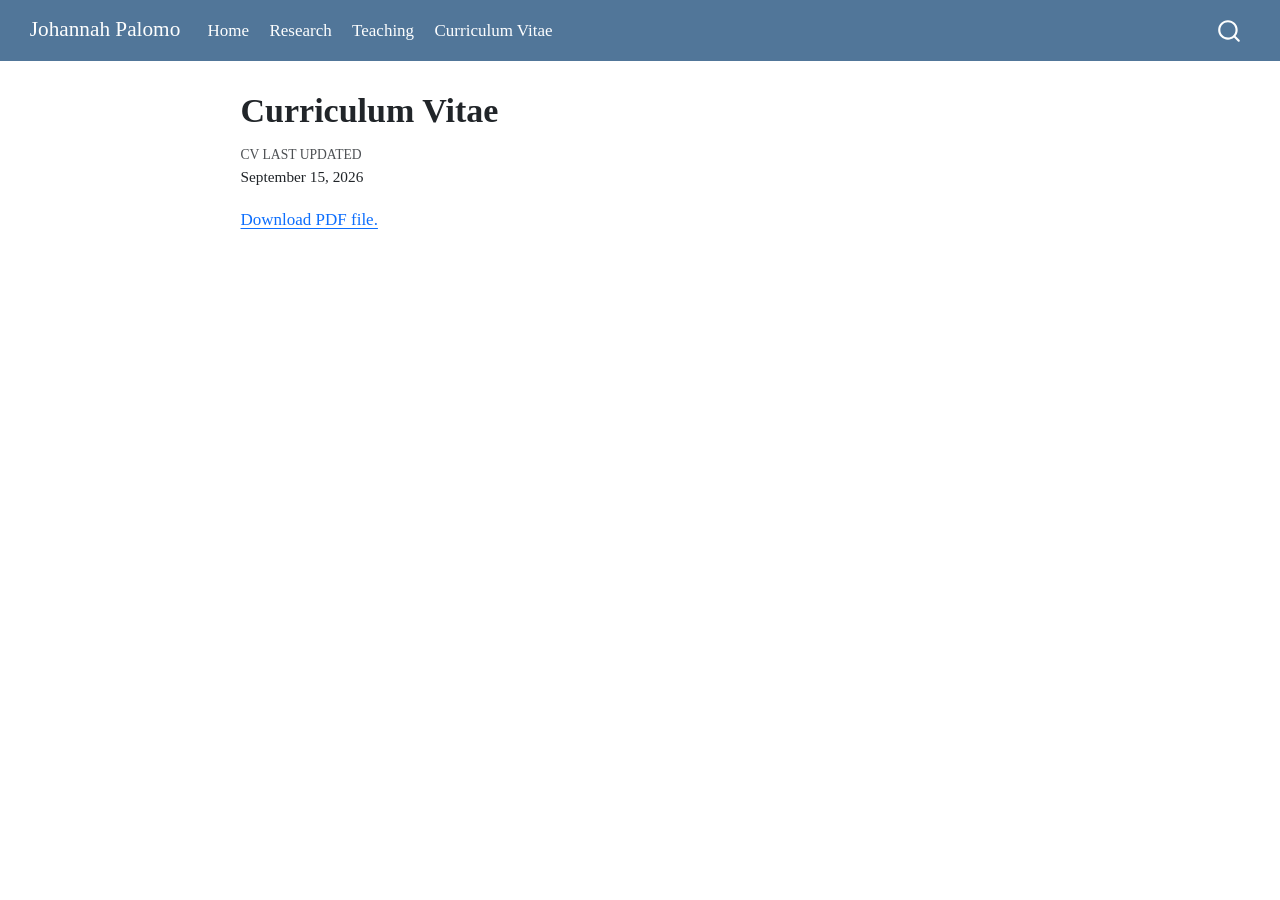
<file: cv.html>
<!DOCTYPE html>
<html xmlns="http://www.w3.org/1999/xhtml" lang="en" xml:lang="en"><head>

<meta charset="utf-8">
<meta name="generator" content="quarto-1.8.27">

<meta name="viewport" content="width=device-width, initial-scale=1.0, user-scalable=yes">

<meta name="dcterms.date" content="2026-09-15">

<title>Curriculum Vitae – Johannah Palomo</title>
<style>
code{white-space: pre-wrap;}
span.smallcaps{font-variant: small-caps;}
div.columns{display: flex; gap: min(4vw, 1.5em);}
div.column{flex: auto; overflow-x: auto;}
div.hanging-indent{margin-left: 1.5em; text-indent: -1.5em;}
ul.task-list{list-style: none;}
ul.task-list li input[type="checkbox"] {
  width: 0.8em;
  margin: 0 0.8em 0.2em -1em; /* quarto-specific, see https://github.com/quarto-dev/quarto-cli/issues/4556 */ 
  vertical-align: middle;
}
</style>


<script src="site_libs/quarto-nav/quarto-nav.js"></script>
<script src="site_libs/quarto-nav/headroom.min.js"></script>
<script src="site_libs/clipboard/clipboard.min.js"></script>
<script src="site_libs/quarto-search/autocomplete.umd.js"></script>
<script src="site_libs/quarto-search/fuse.min.js"></script>
<script src="site_libs/quarto-search/quarto-search.js"></script>
<meta name="quarto:offset" content="./">
<script src="site_libs/quarto-html/quarto.js" type="module"></script>
<script src="site_libs/quarto-html/tabsets/tabsets.js" type="module"></script>
<script src="site_libs/quarto-html/axe/axe-check.js" type="module"></script>
<script src="site_libs/quarto-html/popper.min.js"></script>
<script src="site_libs/quarto-html/tippy.umd.min.js"></script>
<script src="site_libs/quarto-html/anchor.min.js"></script>
<link href="site_libs/quarto-html/tippy.css" rel="stylesheet">
<link href="site_libs/quarto-html/quarto-syntax-highlighting-ed96de9b727972fe78a7b5d16c58bf87.css" rel="stylesheet" id="quarto-text-highlighting-styles">
<script src="site_libs/bootstrap/bootstrap.min.js"></script>
<link href="site_libs/bootstrap/bootstrap-icons.css" rel="stylesheet">
<link href="site_libs/bootstrap/bootstrap-e80207a6dea21aa7f1327b2096dbc3a0.min.css" rel="stylesheet" append-hash="true" id="quarto-bootstrap" data-mode="light">
<link href="site_libs/quarto-contrib/embedpdf-1.0.2/embedpdf.css" rel="stylesheet">
<script id="quarto-search-options" type="application/json">{
  "location": "navbar",
  "copy-button": false,
  "collapse-after": 3,
  "panel-placement": "end",
  "type": "overlay",
  "limit": 50,
  "keyboard-shortcut": [
    "f",
    "/",
    "s"
  ],
  "show-item-context": false,
  "language": {
    "search-no-results-text": "No results",
    "search-matching-documents-text": "matching documents",
    "search-copy-link-title": "Copy link to search",
    "search-hide-matches-text": "Hide additional matches",
    "search-more-match-text": "more match in this document",
    "search-more-matches-text": "more matches in this document",
    "search-clear-button-title": "Clear",
    "search-text-placeholder": "",
    "search-detached-cancel-button-title": "Cancel",
    "search-submit-button-title": "Submit",
    "search-label": "Search"
  }
}</script>


<link rel="stylesheet" href="styles.css">
</head>

<body class="nav-fixed fullcontent quarto-light">

<div id="quarto-search-results"></div>
  <header id="quarto-header" class="headroom fixed-top">
    <nav class="navbar navbar-expand-lg " data-bs-theme="dark">
      <div class="navbar-container container-fluid">
      <div class="navbar-brand-container mx-auto">
    <a class="navbar-brand" href="./index.html">
    <span class="navbar-title">Johannah Palomo</span>
    </a>
  </div>
            <div id="quarto-search" class="" title="Search"></div>
          <button class="navbar-toggler" type="button" data-bs-toggle="collapse" data-bs-target="#navbarCollapse" aria-controls="navbarCollapse" role="menu" aria-expanded="false" aria-label="Toggle navigation" onclick="if (window.quartoToggleHeadroom) { window.quartoToggleHeadroom(); }">
  <span class="navbar-toggler-icon"></span>
</button>
          <div class="collapse navbar-collapse" id="navbarCollapse">
            <ul class="navbar-nav navbar-nav-scroll me-auto">
  <li class="nav-item">
    <a class="nav-link" href="./index.html"> 
<span class="menu-text">Home</span></a>
  </li>  
  <li class="nav-item">
    <a class="nav-link" href="./about.html"> 
<span class="menu-text">Research</span></a>
  </li>  
  <li class="nav-item">
    <a class="nav-link" href="./teaching.html"> 
<span class="menu-text">Teaching</span></a>
  </li>  
  <li class="nav-item">
    <a class="nav-link active" href="./cv.html" aria-current="page"> 
<span class="menu-text">Curriculum Vitae</span></a>
  </li>  
</ul>
          </div> <!-- /navcollapse -->
            <div class="quarto-navbar-tools">
</div>
      </div> <!-- /container-fluid -->
    </nav>
</header>
<!-- content -->
<div id="quarto-content" class="quarto-container page-columns page-rows-contents page-layout-article page-navbar">
<!-- sidebar -->
<!-- margin-sidebar -->
    
<!-- main -->
<main class="content" id="quarto-document-content">

<header id="title-block-header" class="quarto-title-block default">
<div class="quarto-title">
<h1 class="title">Curriculum Vitae</h1>
</div>



<div class="quarto-title-meta">

    
    <div>
    <div class="quarto-title-meta-heading">CV last updated</div>
    <div class="quarto-title-meta-contents">
      <p class="date">September 15, 2026</p>
    </div>
  </div>
  
    
  </div>
  


</header>


<div class="embedpdf" data-src="cv.pdf" data-renderer="auto" data-width="100%" data-height="800"><a href="cv.pdf" download="">Download PDF file.</a></div>



</main> <!-- /main -->
<script id="quarto-html-after-body" type="application/javascript">
  window.document.addEventListener("DOMContentLoaded", function (event) {
    const icon = "";
    const anchorJS = new window.AnchorJS();
    anchorJS.options = {
      placement: 'right',
      icon: icon
    };
    anchorJS.add('.anchored');
    const isCodeAnnotation = (el) => {
      for (const clz of el.classList) {
        if (clz.startsWith('code-annotation-')) {                     
          return true;
        }
      }
      return false;
    }
    const onCopySuccess = function(e) {
      // button target
      const button = e.trigger;
      // don't keep focus
      button.blur();
      // flash "checked"
      button.classList.add('code-copy-button-checked');
      var currentTitle = button.getAttribute("title");
      button.setAttribute("title", "Copied!");
      let tooltip;
      if (window.bootstrap) {
        button.setAttribute("data-bs-toggle", "tooltip");
        button.setAttribute("data-bs-placement", "left");
        button.setAttribute("data-bs-title", "Copied!");
        tooltip = new bootstrap.Tooltip(button, 
          { trigger: "manual", 
            customClass: "code-copy-button-tooltip",
            offset: [0, -8]});
        tooltip.show();    
      }
      setTimeout(function() {
        if (tooltip) {
          tooltip.hide();
          button.removeAttribute("data-bs-title");
          button.removeAttribute("data-bs-toggle");
          button.removeAttribute("data-bs-placement");
        }
        button.setAttribute("title", currentTitle);
        button.classList.remove('code-copy-button-checked');
      }, 1000);
      // clear code selection
      e.clearSelection();
    }
    const getTextToCopy = function(trigger) {
      const outerScaffold = trigger.parentElement.cloneNode(true);
      const codeEl = outerScaffold.querySelector('code');
      for (const childEl of codeEl.children) {
        if (isCodeAnnotation(childEl)) {
          childEl.remove();
        }
      }
      return codeEl.innerText;
    }
    const clipboard = new window.ClipboardJS('.code-copy-button:not([data-in-quarto-modal])', {
      text: getTextToCopy
    });
    clipboard.on('success', onCopySuccess);
    if (window.document.getElementById('quarto-embedded-source-code-modal')) {
      const clipboardModal = new window.ClipboardJS('.code-copy-button[data-in-quarto-modal]', {
        text: getTextToCopy,
        container: window.document.getElementById('quarto-embedded-source-code-modal')
      });
      clipboardModal.on('success', onCopySuccess);
    }
      var localhostRegex = new RegExp(/^(?:http|https):\/\/localhost\:?[0-9]*\//);
      var mailtoRegex = new RegExp(/^mailto:/);
        var filterRegex = new RegExp('/' + window.location.host + '/');
      var isInternal = (href) => {
          return filterRegex.test(href) || localhostRegex.test(href) || mailtoRegex.test(href);
      }
      // Inspect non-navigation links and adorn them if external
     var links = window.document.querySelectorAll('a[href]:not(.nav-link):not(.navbar-brand):not(.toc-action):not(.sidebar-link):not(.sidebar-item-toggle):not(.pagination-link):not(.no-external):not([aria-hidden]):not(.dropdown-item):not(.quarto-navigation-tool):not(.about-link)');
      for (var i=0; i<links.length; i++) {
        const link = links[i];
        if (!isInternal(link.href)) {
          // undo the damage that might have been done by quarto-nav.js in the case of
          // links that we want to consider external
          if (link.dataset.originalHref !== undefined) {
            link.href = link.dataset.originalHref;
          }
        }
      }
    function tippyHover(el, contentFn, onTriggerFn, onUntriggerFn) {
      const config = {
        allowHTML: true,
        maxWidth: 500,
        delay: 100,
        arrow: false,
        appendTo: function(el) {
            return el.parentElement;
        },
        interactive: true,
        interactiveBorder: 10,
        theme: 'quarto',
        placement: 'bottom-start',
      };
      if (contentFn) {
        config.content = contentFn;
      }
      if (onTriggerFn) {
        config.onTrigger = onTriggerFn;
      }
      if (onUntriggerFn) {
        config.onUntrigger = onUntriggerFn;
      }
      window.tippy(el, config); 
    }
    const noterefs = window.document.querySelectorAll('a[role="doc-noteref"]');
    for (var i=0; i<noterefs.length; i++) {
      const ref = noterefs[i];
      tippyHover(ref, function() {
        // use id or data attribute instead here
        let href = ref.getAttribute('data-footnote-href') || ref.getAttribute('href');
        try { href = new URL(href).hash; } catch {}
        const id = href.replace(/^#\/?/, "");
        const note = window.document.getElementById(id);
        if (note) {
          return note.innerHTML;
        } else {
          return "";
        }
      });
    }
    const xrefs = window.document.querySelectorAll('a.quarto-xref');
    const processXRef = (id, note) => {
      // Strip column container classes
      const stripColumnClz = (el) => {
        el.classList.remove("page-full", "page-columns");
        if (el.children) {
          for (const child of el.children) {
            stripColumnClz(child);
          }
        }
      }
      stripColumnClz(note)
      if (id === null || id.startsWith('sec-')) {
        // Special case sections, only their first couple elements
        const container = document.createElement("div");
        if (note.children && note.children.length > 2) {
          container.appendChild(note.children[0].cloneNode(true));
          for (let i = 1; i < note.children.length; i++) {
            const child = note.children[i];
            if (child.tagName === "P" && child.innerText === "") {
              continue;
            } else {
              container.appendChild(child.cloneNode(true));
              break;
            }
          }
          if (window.Quarto?.typesetMath) {
            window.Quarto.typesetMath(container);
          }
          return container.innerHTML
        } else {
          if (window.Quarto?.typesetMath) {
            window.Quarto.typesetMath(note);
          }
          return note.innerHTML;
        }
      } else {
        // Remove any anchor links if they are present
        const anchorLink = note.querySelector('a.anchorjs-link');
        if (anchorLink) {
          anchorLink.remove();
        }
        if (window.Quarto?.typesetMath) {
          window.Quarto.typesetMath(note);
        }
        if (note.classList.contains("callout")) {
          return note.outerHTML;
        } else {
          return note.innerHTML;
        }
      }
    }
    for (var i=0; i<xrefs.length; i++) {
      const xref = xrefs[i];
      tippyHover(xref, undefined, function(instance) {
        instance.disable();
        let url = xref.getAttribute('href');
        let hash = undefined; 
        if (url.startsWith('#')) {
          hash = url;
        } else {
          try { hash = new URL(url).hash; } catch {}
        }
        if (hash) {
          const id = hash.replace(/^#\/?/, "");
          const note = window.document.getElementById(id);
          if (note !== null) {
            try {
              const html = processXRef(id, note.cloneNode(true));
              instance.setContent(html);
            } finally {
              instance.enable();
              instance.show();
            }
          } else {
            // See if we can fetch this
            fetch(url.split('#')[0])
            .then(res => res.text())
            .then(html => {
              const parser = new DOMParser();
              const htmlDoc = parser.parseFromString(html, "text/html");
              const note = htmlDoc.getElementById(id);
              if (note !== null) {
                const html = processXRef(id, note);
                instance.setContent(html);
              } 
            }).finally(() => {
              instance.enable();
              instance.show();
            });
          }
        } else {
          // See if we can fetch a full url (with no hash to target)
          // This is a special case and we should probably do some content thinning / targeting
          fetch(url)
          .then(res => res.text())
          .then(html => {
            const parser = new DOMParser();
            const htmlDoc = parser.parseFromString(html, "text/html");
            const note = htmlDoc.querySelector('main.content');
            if (note !== null) {
              // This should only happen for chapter cross references
              // (since there is no id in the URL)
              // remove the first header
              if (note.children.length > 0 && note.children[0].tagName === "HEADER") {
                note.children[0].remove();
              }
              const html = processXRef(null, note);
              instance.setContent(html);
            } 
          }).finally(() => {
            instance.enable();
            instance.show();
          });
        }
      }, function(instance) {
      });
    }
        let selectedAnnoteEl;
        const selectorForAnnotation = ( cell, annotation) => {
          let cellAttr = 'data-code-cell="' + cell + '"';
          let lineAttr = 'data-code-annotation="' +  annotation + '"';
          const selector = 'span[' + cellAttr + '][' + lineAttr + ']';
          return selector;
        }
        const selectCodeLines = (annoteEl) => {
          const doc = window.document;
          const targetCell = annoteEl.getAttribute("data-target-cell");
          const targetAnnotation = annoteEl.getAttribute("data-target-annotation");
          const annoteSpan = window.document.querySelector(selectorForAnnotation(targetCell, targetAnnotation));
          const lines = annoteSpan.getAttribute("data-code-lines").split(",");
          const lineIds = lines.map((line) => {
            return targetCell + "-" + line;
          })
          let top = null;
          let height = null;
          let parent = null;
          if (lineIds.length > 0) {
              //compute the position of the single el (top and bottom and make a div)
              const el = window.document.getElementById(lineIds[0]);
              top = el.offsetTop;
              height = el.offsetHeight;
              parent = el.parentElement.parentElement;
            if (lineIds.length > 1) {
              const lastEl = window.document.getElementById(lineIds[lineIds.length - 1]);
              const bottom = lastEl.offsetTop + lastEl.offsetHeight;
              height = bottom - top;
            }
            if (top !== null && height !== null && parent !== null) {
              // cook up a div (if necessary) and position it 
              let div = window.document.getElementById("code-annotation-line-highlight");
              if (div === null) {
                div = window.document.createElement("div");
                div.setAttribute("id", "code-annotation-line-highlight");
                div.style.position = 'absolute';
                parent.appendChild(div);
              }
              div.style.top = top - 2 + "px";
              div.style.height = height + 4 + "px";
              div.style.left = 0;
              let gutterDiv = window.document.getElementById("code-annotation-line-highlight-gutter");
              if (gutterDiv === null) {
                gutterDiv = window.document.createElement("div");
                gutterDiv.setAttribute("id", "code-annotation-line-highlight-gutter");
                gutterDiv.style.position = 'absolute';
                const codeCell = window.document.getElementById(targetCell);
                const gutter = codeCell.querySelector('.code-annotation-gutter');
                gutter.appendChild(gutterDiv);
              }
              gutterDiv.style.top = top - 2 + "px";
              gutterDiv.style.height = height + 4 + "px";
            }
            selectedAnnoteEl = annoteEl;
          }
        };
        const unselectCodeLines = () => {
          const elementsIds = ["code-annotation-line-highlight", "code-annotation-line-highlight-gutter"];
          elementsIds.forEach((elId) => {
            const div = window.document.getElementById(elId);
            if (div) {
              div.remove();
            }
          });
          selectedAnnoteEl = undefined;
        };
          // Handle positioning of the toggle
      window.addEventListener(
        "resize",
        throttle(() => {
          elRect = undefined;
          if (selectedAnnoteEl) {
            selectCodeLines(selectedAnnoteEl);
          }
        }, 10)
      );
      function throttle(fn, ms) {
      let throttle = false;
      let timer;
        return (...args) => {
          if(!throttle) { // first call gets through
              fn.apply(this, args);
              throttle = true;
          } else { // all the others get throttled
              if(timer) clearTimeout(timer); // cancel #2
              timer = setTimeout(() => {
                fn.apply(this, args);
                timer = throttle = false;
              }, ms);
          }
        };
      }
        // Attach click handler to the DT
        const annoteDls = window.document.querySelectorAll('dt[data-target-cell]');
        for (const annoteDlNode of annoteDls) {
          annoteDlNode.addEventListener('click', (event) => {
            const clickedEl = event.target;
            if (clickedEl !== selectedAnnoteEl) {
              unselectCodeLines();
              const activeEl = window.document.querySelector('dt[data-target-cell].code-annotation-active');
              if (activeEl) {
                activeEl.classList.remove('code-annotation-active');
              }
              selectCodeLines(clickedEl);
              clickedEl.classList.add('code-annotation-active');
            } else {
              // Unselect the line
              unselectCodeLines();
              clickedEl.classList.remove('code-annotation-active');
            }
          });
        }
    const findCites = (el) => {
      const parentEl = el.parentElement;
      if (parentEl) {
        const cites = parentEl.dataset.cites;
        if (cites) {
          return {
            el,
            cites: cites.split(' ')
          };
        } else {
          return findCites(el.parentElement)
        }
      } else {
        return undefined;
      }
    };
    var bibliorefs = window.document.querySelectorAll('a[role="doc-biblioref"]');
    for (var i=0; i<bibliorefs.length; i++) {
      const ref = bibliorefs[i];
      const citeInfo = findCites(ref);
      if (citeInfo) {
        tippyHover(citeInfo.el, function() {
          var popup = window.document.createElement('div');
          citeInfo.cites.forEach(function(cite) {
            var citeDiv = window.document.createElement('div');
            citeDiv.classList.add('hanging-indent');
            citeDiv.classList.add('csl-entry');
            var biblioDiv = window.document.getElementById('ref-' + cite);
            if (biblioDiv) {
              citeDiv.innerHTML = biblioDiv.innerHTML;
            }
            popup.appendChild(citeDiv);
          });
          return popup.innerHTML;
        });
      }
    }
  });
  </script>
</div> <!-- /content -->




<script src="site_libs/quarto-contrib/embedpdf-1.0.2/embedpdf-viewer.js" type="module"></script>
</body></html>
</file>
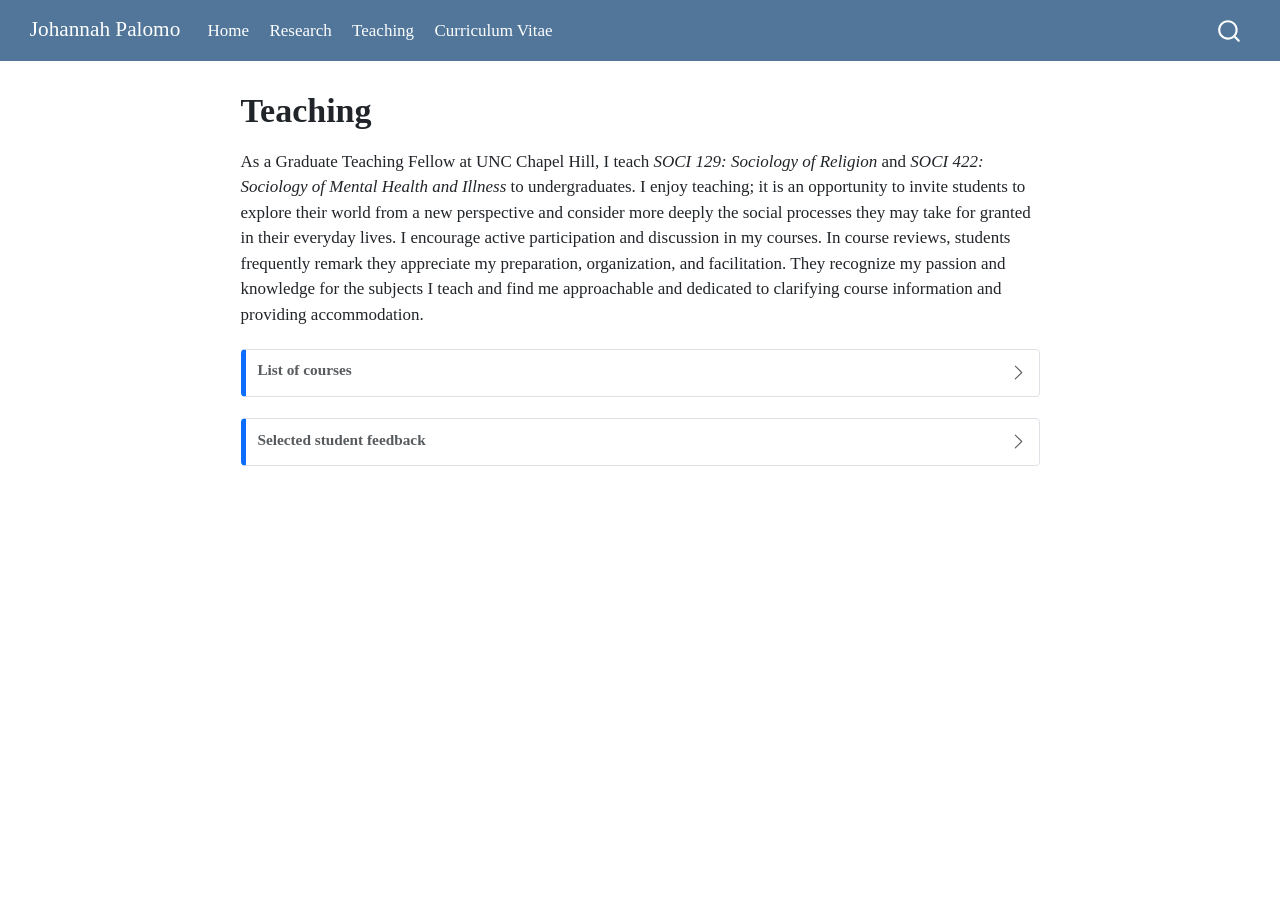
<file: teaching.html>
<!DOCTYPE html>
<html xmlns="http://www.w3.org/1999/xhtml" lang="en" xml:lang="en"><head>

<meta charset="utf-8">
<meta name="generator" content="quarto-1.8.27">

<meta name="viewport" content="width=device-width, initial-scale=1.0, user-scalable=yes">


<title>Teaching – Johannah Palomo</title>
<style>
code{white-space: pre-wrap;}
span.smallcaps{font-variant: small-caps;}
div.columns{display: flex; gap: min(4vw, 1.5em);}
div.column{flex: auto; overflow-x: auto;}
div.hanging-indent{margin-left: 1.5em; text-indent: -1.5em;}
ul.task-list{list-style: none;}
ul.task-list li input[type="checkbox"] {
  width: 0.8em;
  margin: 0 0.8em 0.2em -1em; /* quarto-specific, see https://github.com/quarto-dev/quarto-cli/issues/4556 */ 
  vertical-align: middle;
}
</style>


<script src="site_libs/quarto-nav/quarto-nav.js"></script>
<script src="site_libs/quarto-nav/headroom.min.js"></script>
<script src="site_libs/clipboard/clipboard.min.js"></script>
<script src="site_libs/quarto-search/autocomplete.umd.js"></script>
<script src="site_libs/quarto-search/fuse.min.js"></script>
<script src="site_libs/quarto-search/quarto-search.js"></script>
<meta name="quarto:offset" content="./">
<script src="site_libs/quarto-html/quarto.js" type="module"></script>
<script src="site_libs/quarto-html/tabsets/tabsets.js" type="module"></script>
<script src="site_libs/quarto-html/axe/axe-check.js" type="module"></script>
<script src="site_libs/quarto-html/popper.min.js"></script>
<script src="site_libs/quarto-html/tippy.umd.min.js"></script>
<script src="site_libs/quarto-html/anchor.min.js"></script>
<link href="site_libs/quarto-html/tippy.css" rel="stylesheet">
<link href="site_libs/quarto-html/quarto-syntax-highlighting-ed96de9b727972fe78a7b5d16c58bf87.css" rel="stylesheet" id="quarto-text-highlighting-styles">
<script src="site_libs/bootstrap/bootstrap.min.js"></script>
<link href="site_libs/bootstrap/bootstrap-icons.css" rel="stylesheet">
<link href="site_libs/bootstrap/bootstrap-e80207a6dea21aa7f1327b2096dbc3a0.min.css" rel="stylesheet" append-hash="true" id="quarto-bootstrap" data-mode="light">
<script id="quarto-search-options" type="application/json">{
  "location": "navbar",
  "copy-button": false,
  "collapse-after": 3,
  "panel-placement": "end",
  "type": "overlay",
  "limit": 50,
  "keyboard-shortcut": [
    "f",
    "/",
    "s"
  ],
  "show-item-context": false,
  "language": {
    "search-no-results-text": "No results",
    "search-matching-documents-text": "matching documents",
    "search-copy-link-title": "Copy link to search",
    "search-hide-matches-text": "Hide additional matches",
    "search-more-match-text": "more match in this document",
    "search-more-matches-text": "more matches in this document",
    "search-clear-button-title": "Clear",
    "search-text-placeholder": "",
    "search-detached-cancel-button-title": "Cancel",
    "search-submit-button-title": "Submit",
    "search-label": "Search"
  }
}</script>


<link rel="stylesheet" href="styles.css">
</head>

<body class="nav-fixed fullcontent quarto-light">

<div id="quarto-search-results"></div>
  <header id="quarto-header" class="headroom fixed-top">
    <nav class="navbar navbar-expand-lg " data-bs-theme="dark">
      <div class="navbar-container container-fluid">
      <div class="navbar-brand-container mx-auto">
    <a class="navbar-brand" href="./index.html">
    <span class="navbar-title">Johannah Palomo</span>
    </a>
  </div>
            <div id="quarto-search" class="" title="Search"></div>
          <button class="navbar-toggler" type="button" data-bs-toggle="collapse" data-bs-target="#navbarCollapse" aria-controls="navbarCollapse" role="menu" aria-expanded="false" aria-label="Toggle navigation" onclick="if (window.quartoToggleHeadroom) { window.quartoToggleHeadroom(); }">
  <span class="navbar-toggler-icon"></span>
</button>
          <div class="collapse navbar-collapse" id="navbarCollapse">
            <ul class="navbar-nav navbar-nav-scroll me-auto">
  <li class="nav-item">
    <a class="nav-link" href="./index.html"> 
<span class="menu-text">Home</span></a>
  </li>  
  <li class="nav-item">
    <a class="nav-link" href="./about.html"> 
<span class="menu-text">Research</span></a>
  </li>  
  <li class="nav-item">
    <a class="nav-link active" href="./teaching.html" aria-current="page"> 
<span class="menu-text">Teaching</span></a>
  </li>  
  <li class="nav-item">
    <a class="nav-link" href="./cv.html"> 
<span class="menu-text">Curriculum Vitae</span></a>
  </li>  
</ul>
          </div> <!-- /navcollapse -->
            <div class="quarto-navbar-tools">
</div>
      </div> <!-- /container-fluid -->
    </nav>
</header>
<!-- content -->
<div id="quarto-content" class="quarto-container page-columns page-rows-contents page-layout-article page-navbar">
<!-- sidebar -->
<!-- margin-sidebar -->
    
<!-- main -->
<main class="content" id="quarto-document-content">

<header id="title-block-header" class="quarto-title-block default">
<div class="quarto-title">
<h1 class="title">Teaching</h1>
</div>



<div class="quarto-title-meta">

    
  
    
  </div>
  


</header>


<p>As a Graduate Teaching Fellow at UNC Chapel Hill, I teach <em>SOCI 129: Sociology of Religion</em> and <em>SOCI 422: Sociology of Mental Health and Illness</em> to undergraduates. I enjoy teaching; it is an opportunity to invite students to explore their world from a new perspective and consider more deeply the social processes they may take for granted in their everyday lives. I encourage active participation and discussion in my courses. In course reviews, students frequently remark they appreciate my preparation, organization, and facilitation. They recognize my passion and knowledge for the subjects I teach and find me approachable and dedicated to clarifying course information and providing accommodation.</p>
<div class="callout callout-style-simple callout-note no-icon callout-titled">
<div class="callout-header d-flex align-content-center collapsed" data-bs-toggle="collapse" data-bs-target=".callout-1-contents" aria-controls="callout-1" aria-expanded="false" aria-label="Toggle callout">
<div class="callout-icon-container">
<i class="callout-icon no-icon"></i>
</div>
<div class="callout-title-container flex-fill">
<span class="screen-reader-only">Note</span>List of courses
</div>
<div class="callout-btn-toggle d-inline-block border-0 py-1 ps-1 pe-0 float-end"><i class="callout-toggle"></i></div>
</div>
<div id="callout-1" class="callout-1-contents callout-collapse collapse">
<div class="callout-body-container callout-body">
<section id="instructor-of-record" class="level3">
<h3 class="anchored" data-anchor-id="instructor-of-record">Instructor of record</h3>
<ul>
<li>Sociology of Religion (Fall 2023, Spring 2024, Spring 2025, Spring 2026)</li>
<li>Sociology of Mental Health and Illness (Summer II 2023, Fall 2024, Fall 2025, Summer II 2026)</li>
</ul>
</section>
<section id="teaching-assistant" class="level3">
<h3 class="anchored" data-anchor-id="teaching-assistant">Teaching assistant</h3>
<ul>
<li>Social Stratification (Fall 2026)</li>
<li>Organizations and Bureaucracies (Spring 2023)</li>
<li>Research Methods (Fall 2022)</li>
<li>Sociological Perspectives (Spring 2022)</li>
<li>Health and Society (Fall 2021)</li>
<li>Sociology of Religion (Spring 2021)</li>
<li>Social and Economic Justice (Fall 2020)</li>
</ul>
</section>
</div>
</div>
</div>
<div class="callout callout-style-simple callout-note no-icon callout-titled">
<div class="callout-header d-flex align-content-center collapsed" data-bs-toggle="collapse" data-bs-target=".callout-2-contents" aria-controls="callout-2" aria-expanded="false" aria-label="Toggle callout">
<div class="callout-icon-container">
<i class="callout-icon no-icon"></i>
</div>
<div class="callout-title-container flex-fill">
<span class="screen-reader-only">Note</span>Selected student feedback
</div>
<div class="callout-btn-toggle d-inline-block border-0 py-1 ps-1 pe-0 float-end"><i class="callout-toggle"></i></div>
</div>
<div id="callout-2" class="callout-2-contents callout-collapse collapse">
<div class="callout-body-container callout-body">
<section id="soci-422" class="level3">
<h3 class="anchored" data-anchor-id="soci-422">SOCI 422</h3>
<section id="fall-2024" class="level4">
<h4 class="anchored" data-anchor-id="fall-2024">Fall 2024</h4>
<p>“My instructor was great! She made learning possible through class discussions, group discussions, TED talks, articles, and podcasts. She also encouraged us to make sure that were aware of mental health resources locally which I found very useful. Her style is teaching is one that I have needed and hope I continue to get on the road to graduation. She was easy to understand when explaining various ideas and also made you take your thoughts a step further.”</p>
<p>“Johannah went above and beyond over the semester to make learning possible! She greeted students everyday, was receptive to feedback, and was more than willing to answer questions. All of the course materials were available prior to class, the readings were digestible, and the lectures were clear and informative. Because of Johannah, I was genuinely excited to be in class at 9:05am!”</p>
<p>“The willingness to listen and try to understand made it easier for students to communicate their concerns with her. The idea of”on the student’s side” is very true when describing the type of lecturer she is, making the learning process and environment easier.”</p>
<p>“Johannah was very nice and approachable. I also appreciated that she was relatable and explained topics in a way that we could connect the information back to our own lived experiences.”</p>
</section>
</section>
<section id="soci-129" class="level3">
<h3 class="anchored" data-anchor-id="soci-129">SOCI 129</h3>
<section id="spring-2025" class="level4">
<h4 class="anchored" data-anchor-id="spring-2025">Spring 2025</h4>
<p>“Professor Palomo was an absolutely wonderful instructor! She is clearly passionate about the course content, and she does a great job of stimulating engagement for the material. She facilitated great discussions, and she made me feel comfortable participating in class and in group discussions. I liked the balance she struck between lecture, small group discussions, activities, and big group discussions, as it helped me stay engaged. The workload was not overwhelming, but I did feel like all the course activities helped me think on a deeper level about the material. Professor Palomo’s grading policies were very fair, and I never felt stressed about by the course, but she made it easy to stay on track. The course was well–organized and had a clear through–line, and I feel like I got a lot out of it!”</p>
<p>“Professor Palomo always encouraged us to have in–class discussions, and although sometimes students got off topic, she did not discourage them. She found a way to tie it back into the lesson in some shape or form. She constantly found ways to allow topics in our society to make sense within the course.”</p>
<p>“The course assignments were very engaging and inspired me to look deeper into the subject. Lectures were very helpful, organized, and the concepts were illustrated very well which overall made the content understandable. Johannah’s passion for the subject was very evident, making the course very interesting and enjoyable.”</p>
</section>
<section id="spring-2024" class="level4">
<h4 class="anchored" data-anchor-id="spring-2024">Spring 2024</h4>
<p>“She was kind and open about what she was expecting of us. Johannah never made us feel like our answers were invalid. Johannah was very respectful of all of us and made sure we knew she cared about our approach.”</p>
<p>“Super friendly and was just fun to be in class. Also was clearly passionate and knows her stuff.”</p>
<p>“She always provided slides and extra resources as promised. She provided many different examples and ways to learn the material. The course was not just lecturing it was discussion, activity, review.”</p>
<p>“She has her assignments clearly laid out at the beginning of the semester which make it easy to organize with other classes and i never felt like I had too much going on for that class to the point of being overwhelmed. She also put the slides up so in case you had to miss, you could get the material, as well as she was also very good about emailing back and understanding of you had a conflict and would work through that with you.”</p>
</section>
<section id="fall-2023" class="level4">
<h4 class="anchored" data-anchor-id="fall-2023">Fall 2023</h4>
<p>“Prof.&nbsp;Palomo really valued feedback from students who were raised in nonreligious, non-Christian households. As somebody who is Jewish, I found that my opinion mattered in class discussions, especially when the textbook centered more on its christian worldview.”</p>
<p>“Professor Palomo was so lovely and accommodating to our individual needs and learning requirements. I really appreciated that and the learning environment she created.”</p>
<p>“Johannah made learning possible for her students by providing lots of in class time to ask questions and discuss the subject matter. Johannah explained concepts in ways that were easily digestible by students unfamiliar with sociological terminology and followed the learning of these concepts with more challenging applications of what was learned in class.”</p>
<p>“We used a variety of methods for learning including a textbook, an in depth ethnography, videos, lectures, and many different participative activities to learn. She did an excellent job at making sure everyone understood and interacted with the course material. She was fantastic at helping us learn about the sociology of religion in a comfortable, engaging, and inclusive manner.”</p>
<p>“Johannah provided all students with all the resources necessary to learn the material properly. There was a clear syllabus that provided everything we needed, and she was available by email at reasonable hours. All PowerPoints with the information we learned that day were shared with us, and the test did not stray from what we learned.”</p>
</section>
</section>
</div>
</div>
</div>



</main> <!-- /main -->
<script id="quarto-html-after-body" type="application/javascript">
  window.document.addEventListener("DOMContentLoaded", function (event) {
    const icon = "";
    const anchorJS = new window.AnchorJS();
    anchorJS.options = {
      placement: 'right',
      icon: icon
    };
    anchorJS.add('.anchored');
    const isCodeAnnotation = (el) => {
      for (const clz of el.classList) {
        if (clz.startsWith('code-annotation-')) {                     
          return true;
        }
      }
      return false;
    }
    const onCopySuccess = function(e) {
      // button target
      const button = e.trigger;
      // don't keep focus
      button.blur();
      // flash "checked"
      button.classList.add('code-copy-button-checked');
      var currentTitle = button.getAttribute("title");
      button.setAttribute("title", "Copied!");
      let tooltip;
      if (window.bootstrap) {
        button.setAttribute("data-bs-toggle", "tooltip");
        button.setAttribute("data-bs-placement", "left");
        button.setAttribute("data-bs-title", "Copied!");
        tooltip = new bootstrap.Tooltip(button, 
          { trigger: "manual", 
            customClass: "code-copy-button-tooltip",
            offset: [0, -8]});
        tooltip.show();    
      }
      setTimeout(function() {
        if (tooltip) {
          tooltip.hide();
          button.removeAttribute("data-bs-title");
          button.removeAttribute("data-bs-toggle");
          button.removeAttribute("data-bs-placement");
        }
        button.setAttribute("title", currentTitle);
        button.classList.remove('code-copy-button-checked');
      }, 1000);
      // clear code selection
      e.clearSelection();
    }
    const getTextToCopy = function(trigger) {
      const outerScaffold = trigger.parentElement.cloneNode(true);
      const codeEl = outerScaffold.querySelector('code');
      for (const childEl of codeEl.children) {
        if (isCodeAnnotation(childEl)) {
          childEl.remove();
        }
      }
      return codeEl.innerText;
    }
    const clipboard = new window.ClipboardJS('.code-copy-button:not([data-in-quarto-modal])', {
      text: getTextToCopy
    });
    clipboard.on('success', onCopySuccess);
    if (window.document.getElementById('quarto-embedded-source-code-modal')) {
      const clipboardModal = new window.ClipboardJS('.code-copy-button[data-in-quarto-modal]', {
        text: getTextToCopy,
        container: window.document.getElementById('quarto-embedded-source-code-modal')
      });
      clipboardModal.on('success', onCopySuccess);
    }
      var localhostRegex = new RegExp(/^(?:http|https):\/\/localhost\:?[0-9]*\//);
      var mailtoRegex = new RegExp(/^mailto:/);
        var filterRegex = new RegExp('/' + window.location.host + '/');
      var isInternal = (href) => {
          return filterRegex.test(href) || localhostRegex.test(href) || mailtoRegex.test(href);
      }
      // Inspect non-navigation links and adorn them if external
     var links = window.document.querySelectorAll('a[href]:not(.nav-link):not(.navbar-brand):not(.toc-action):not(.sidebar-link):not(.sidebar-item-toggle):not(.pagination-link):not(.no-external):not([aria-hidden]):not(.dropdown-item):not(.quarto-navigation-tool):not(.about-link)');
      for (var i=0; i<links.length; i++) {
        const link = links[i];
        if (!isInternal(link.href)) {
          // undo the damage that might have been done by quarto-nav.js in the case of
          // links that we want to consider external
          if (link.dataset.originalHref !== undefined) {
            link.href = link.dataset.originalHref;
          }
        }
      }
    function tippyHover(el, contentFn, onTriggerFn, onUntriggerFn) {
      const config = {
        allowHTML: true,
        maxWidth: 500,
        delay: 100,
        arrow: false,
        appendTo: function(el) {
            return el.parentElement;
        },
        interactive: true,
        interactiveBorder: 10,
        theme: 'quarto',
        placement: 'bottom-start',
      };
      if (contentFn) {
        config.content = contentFn;
      }
      if (onTriggerFn) {
        config.onTrigger = onTriggerFn;
      }
      if (onUntriggerFn) {
        config.onUntrigger = onUntriggerFn;
      }
      window.tippy(el, config); 
    }
    const noterefs = window.document.querySelectorAll('a[role="doc-noteref"]');
    for (var i=0; i<noterefs.length; i++) {
      const ref = noterefs[i];
      tippyHover(ref, function() {
        // use id or data attribute instead here
        let href = ref.getAttribute('data-footnote-href') || ref.getAttribute('href');
        try { href = new URL(href).hash; } catch {}
        const id = href.replace(/^#\/?/, "");
        const note = window.document.getElementById(id);
        if (note) {
          return note.innerHTML;
        } else {
          return "";
        }
      });
    }
    const xrefs = window.document.querySelectorAll('a.quarto-xref');
    const processXRef = (id, note) => {
      // Strip column container classes
      const stripColumnClz = (el) => {
        el.classList.remove("page-full", "page-columns");
        if (el.children) {
          for (const child of el.children) {
            stripColumnClz(child);
          }
        }
      }
      stripColumnClz(note)
      if (id === null || id.startsWith('sec-')) {
        // Special case sections, only their first couple elements
        const container = document.createElement("div");
        if (note.children && note.children.length > 2) {
          container.appendChild(note.children[0].cloneNode(true));
          for (let i = 1; i < note.children.length; i++) {
            const child = note.children[i];
            if (child.tagName === "P" && child.innerText === "") {
              continue;
            } else {
              container.appendChild(child.cloneNode(true));
              break;
            }
          }
          if (window.Quarto?.typesetMath) {
            window.Quarto.typesetMath(container);
          }
          return container.innerHTML
        } else {
          if (window.Quarto?.typesetMath) {
            window.Quarto.typesetMath(note);
          }
          return note.innerHTML;
        }
      } else {
        // Remove any anchor links if they are present
        const anchorLink = note.querySelector('a.anchorjs-link');
        if (anchorLink) {
          anchorLink.remove();
        }
        if (window.Quarto?.typesetMath) {
          window.Quarto.typesetMath(note);
        }
        if (note.classList.contains("callout")) {
          return note.outerHTML;
        } else {
          return note.innerHTML;
        }
      }
    }
    for (var i=0; i<xrefs.length; i++) {
      const xref = xrefs[i];
      tippyHover(xref, undefined, function(instance) {
        instance.disable();
        let url = xref.getAttribute('href');
        let hash = undefined; 
        if (url.startsWith('#')) {
          hash = url;
        } else {
          try { hash = new URL(url).hash; } catch {}
        }
        if (hash) {
          const id = hash.replace(/^#\/?/, "");
          const note = window.document.getElementById(id);
          if (note !== null) {
            try {
              const html = processXRef(id, note.cloneNode(true));
              instance.setContent(html);
            } finally {
              instance.enable();
              instance.show();
            }
          } else {
            // See if we can fetch this
            fetch(url.split('#')[0])
            .then(res => res.text())
            .then(html => {
              const parser = new DOMParser();
              const htmlDoc = parser.parseFromString(html, "text/html");
              const note = htmlDoc.getElementById(id);
              if (note !== null) {
                const html = processXRef(id, note);
                instance.setContent(html);
              } 
            }).finally(() => {
              instance.enable();
              instance.show();
            });
          }
        } else {
          // See if we can fetch a full url (with no hash to target)
          // This is a special case and we should probably do some content thinning / targeting
          fetch(url)
          .then(res => res.text())
          .then(html => {
            const parser = new DOMParser();
            const htmlDoc = parser.parseFromString(html, "text/html");
            const note = htmlDoc.querySelector('main.content');
            if (note !== null) {
              // This should only happen for chapter cross references
              // (since there is no id in the URL)
              // remove the first header
              if (note.children.length > 0 && note.children[0].tagName === "HEADER") {
                note.children[0].remove();
              }
              const html = processXRef(null, note);
              instance.setContent(html);
            } 
          }).finally(() => {
            instance.enable();
            instance.show();
          });
        }
      }, function(instance) {
      });
    }
        let selectedAnnoteEl;
        const selectorForAnnotation = ( cell, annotation) => {
          let cellAttr = 'data-code-cell="' + cell + '"';
          let lineAttr = 'data-code-annotation="' +  annotation + '"';
          const selector = 'span[' + cellAttr + '][' + lineAttr + ']';
          return selector;
        }
        const selectCodeLines = (annoteEl) => {
          const doc = window.document;
          const targetCell = annoteEl.getAttribute("data-target-cell");
          const targetAnnotation = annoteEl.getAttribute("data-target-annotation");
          const annoteSpan = window.document.querySelector(selectorForAnnotation(targetCell, targetAnnotation));
          const lines = annoteSpan.getAttribute("data-code-lines").split(",");
          const lineIds = lines.map((line) => {
            return targetCell + "-" + line;
          })
          let top = null;
          let height = null;
          let parent = null;
          if (lineIds.length > 0) {
              //compute the position of the single el (top and bottom and make a div)
              const el = window.document.getElementById(lineIds[0]);
              top = el.offsetTop;
              height = el.offsetHeight;
              parent = el.parentElement.parentElement;
            if (lineIds.length > 1) {
              const lastEl = window.document.getElementById(lineIds[lineIds.length - 1]);
              const bottom = lastEl.offsetTop + lastEl.offsetHeight;
              height = bottom - top;
            }
            if (top !== null && height !== null && parent !== null) {
              // cook up a div (if necessary) and position it 
              let div = window.document.getElementById("code-annotation-line-highlight");
              if (div === null) {
                div = window.document.createElement("div");
                div.setAttribute("id", "code-annotation-line-highlight");
                div.style.position = 'absolute';
                parent.appendChild(div);
              }
              div.style.top = top - 2 + "px";
              div.style.height = height + 4 + "px";
              div.style.left = 0;
              let gutterDiv = window.document.getElementById("code-annotation-line-highlight-gutter");
              if (gutterDiv === null) {
                gutterDiv = window.document.createElement("div");
                gutterDiv.setAttribute("id", "code-annotation-line-highlight-gutter");
                gutterDiv.style.position = 'absolute';
                const codeCell = window.document.getElementById(targetCell);
                const gutter = codeCell.querySelector('.code-annotation-gutter');
                gutter.appendChild(gutterDiv);
              }
              gutterDiv.style.top = top - 2 + "px";
              gutterDiv.style.height = height + 4 + "px";
            }
            selectedAnnoteEl = annoteEl;
          }
        };
        const unselectCodeLines = () => {
          const elementsIds = ["code-annotation-line-highlight", "code-annotation-line-highlight-gutter"];
          elementsIds.forEach((elId) => {
            const div = window.document.getElementById(elId);
            if (div) {
              div.remove();
            }
          });
          selectedAnnoteEl = undefined;
        };
          // Handle positioning of the toggle
      window.addEventListener(
        "resize",
        throttle(() => {
          elRect = undefined;
          if (selectedAnnoteEl) {
            selectCodeLines(selectedAnnoteEl);
          }
        }, 10)
      );
      function throttle(fn, ms) {
      let throttle = false;
      let timer;
        return (...args) => {
          if(!throttle) { // first call gets through
              fn.apply(this, args);
              throttle = true;
          } else { // all the others get throttled
              if(timer) clearTimeout(timer); // cancel #2
              timer = setTimeout(() => {
                fn.apply(this, args);
                timer = throttle = false;
              }, ms);
          }
        };
      }
        // Attach click handler to the DT
        const annoteDls = window.document.querySelectorAll('dt[data-target-cell]');
        for (const annoteDlNode of annoteDls) {
          annoteDlNode.addEventListener('click', (event) => {
            const clickedEl = event.target;
            if (clickedEl !== selectedAnnoteEl) {
              unselectCodeLines();
              const activeEl = window.document.querySelector('dt[data-target-cell].code-annotation-active');
              if (activeEl) {
                activeEl.classList.remove('code-annotation-active');
              }
              selectCodeLines(clickedEl);
              clickedEl.classList.add('code-annotation-active');
            } else {
              // Unselect the line
              unselectCodeLines();
              clickedEl.classList.remove('code-annotation-active');
            }
          });
        }
    const findCites = (el) => {
      const parentEl = el.parentElement;
      if (parentEl) {
        const cites = parentEl.dataset.cites;
        if (cites) {
          return {
            el,
            cites: cites.split(' ')
          };
        } else {
          return findCites(el.parentElement)
        }
      } else {
        return undefined;
      }
    };
    var bibliorefs = window.document.querySelectorAll('a[role="doc-biblioref"]');
    for (var i=0; i<bibliorefs.length; i++) {
      const ref = bibliorefs[i];
      const citeInfo = findCites(ref);
      if (citeInfo) {
        tippyHover(citeInfo.el, function() {
          var popup = window.document.createElement('div');
          citeInfo.cites.forEach(function(cite) {
            var citeDiv = window.document.createElement('div');
            citeDiv.classList.add('hanging-indent');
            citeDiv.classList.add('csl-entry');
            var biblioDiv = window.document.getElementById('ref-' + cite);
            if (biblioDiv) {
              citeDiv.innerHTML = biblioDiv.innerHTML;
            }
            popup.appendChild(citeDiv);
          });
          return popup.innerHTML;
        });
      }
    }
  });
  </script>
</div> <!-- /content -->




</body></html>
</file>
<file: site_libs/quarto-html/tippy.css>
.tippy-box[data-animation=fade][data-state=hidden]{opacity:0}[data-tippy-root]{max-width:calc(100vw - 10px)}.tippy-box{position:relative;background-color:#333;color:#fff;border-radius:4px;font-size:14px;line-height:1.4;white-space:normal;outline:0;transition-property:transform,visibility,opacity}.tippy-box[data-placement^=top]>.tippy-arrow{bottom:0}.tippy-box[data-placement^=top]>.tippy-arrow:before{bottom:-7px;left:0;border-width:8px 8px 0;border-top-color:initial;transform-origin:center top}.tippy-box[data-placement^=bottom]>.tippy-arrow{top:0}.tippy-box[data-placement^=bottom]>.tippy-arrow:before{top:-7px;left:0;border-width:0 8px 8px;border-bottom-color:initial;transform-origin:center bottom}.tippy-box[data-placement^=left]>.tippy-arrow{right:0}.tippy-box[data-placement^=left]>.tippy-arrow:before{border-width:8px 0 8px 8px;border-left-color:initial;right:-7px;transform-origin:center left}.tippy-box[data-placement^=right]>.tippy-arrow{left:0}.tippy-box[data-placement^=right]>.tippy-arrow:before{left:-7px;border-width:8px 8px 8px 0;border-right-color:initial;transform-origin:center right}.tippy-box[data-inertia][data-state=visible]{transition-timing-function:cubic-bezier(.54,1.5,.38,1.11)}.tippy-arrow{width:16px;height:16px;color:#333}.tippy-arrow:before{content:"";position:absolute;border-color:transparent;border-style:solid}.tippy-content{position:relative;padding:5px 9px;z-index:1}
</file>
<file: site_libs/quarto-html/quarto-syntax-highlighting-ed96de9b727972fe78a7b5d16c58bf87.css>
/* quarto syntax highlight colors */
:root {
  --quarto-hl-ot-color: #003B4F;
  --quarto-hl-at-color: #657422;
  --quarto-hl-ss-color: #20794D;
  --quarto-hl-an-color: #5E5E5E;
  --quarto-hl-fu-color: #4758AB;
  --quarto-hl-st-color: #20794D;
  --quarto-hl-cf-color: #003B4F;
  --quarto-hl-op-color: #5E5E5E;
  --quarto-hl-er-color: #AD0000;
  --quarto-hl-bn-color: #AD0000;
  --quarto-hl-al-color: #AD0000;
  --quarto-hl-va-color: #111111;
  --quarto-hl-bu-color: inherit;
  --quarto-hl-ex-color: inherit;
  --quarto-hl-pp-color: #AD0000;
  --quarto-hl-in-color: #5E5E5E;
  --quarto-hl-vs-color: #20794D;
  --quarto-hl-wa-color: #5E5E5E;
  --quarto-hl-do-color: #5E5E5E;
  --quarto-hl-im-color: #00769E;
  --quarto-hl-ch-color: #20794D;
  --quarto-hl-dt-color: #AD0000;
  --quarto-hl-fl-color: #AD0000;
  --quarto-hl-co-color: #5E5E5E;
  --quarto-hl-cv-color: #5E5E5E;
  --quarto-hl-cn-color: #8f5902;
  --quarto-hl-sc-color: #5E5E5E;
  --quarto-hl-dv-color: #AD0000;
  --quarto-hl-kw-color: #003B4F;
}

/* other quarto variables */
:root {
  --quarto-font-monospace: SFMono-Regular, Menlo, Monaco, Consolas, "Liberation Mono", "Courier New", monospace;
}

/* syntax highlight based on Pandoc's rules */
pre > code.sourceCode > span {
  color: #003B4F;
}

code.sourceCode > span {
  color: #003B4F;
}

div.sourceCode,
div.sourceCode pre.sourceCode {
  color: #003B4F;
}

/* Normal */
code span {
  color: #003B4F;
}

/* Alert */
code span.al {
  color: #AD0000;
  font-style: inherit;
}

/* Annotation */
code span.an {
  color: #5E5E5E;
  font-style: inherit;
}

/* Attribute */
code span.at {
  color: #657422;
  font-style: inherit;
}

/* BaseN */
code span.bn {
  color: #AD0000;
  font-style: inherit;
}

/* BuiltIn */
code span.bu {
  font-style: inherit;
}

/* ControlFlow */
code span.cf {
  color: #003B4F;
  font-weight: bold;
  font-style: inherit;
}

/* Char */
code span.ch {
  color: #20794D;
  font-style: inherit;
}

/* Constant */
code span.cn {
  color: #8f5902;
  font-style: inherit;
}

/* Comment */
code span.co {
  color: #5E5E5E;
  font-style: inherit;
}

/* CommentVar */
code span.cv {
  color: #5E5E5E;
  font-style: italic;
}

/* Documentation */
code span.do {
  color: #5E5E5E;
  font-style: italic;
}

/* DataType */
code span.dt {
  color: #AD0000;
  font-style: inherit;
}

/* DecVal */
code span.dv {
  color: #AD0000;
  font-style: inherit;
}

/* Error */
code span.er {
  color: #AD0000;
  font-style: inherit;
}

/* Extension */
code span.ex {
  font-style: inherit;
}

/* Float */
code span.fl {
  color: #AD0000;
  font-style: inherit;
}

/* Function */
code span.fu {
  color: #4758AB;
  font-style: inherit;
}

/* Import */
code span.im {
  color: #00769E;
  font-style: inherit;
}

/* Information */
code span.in {
  color: #5E5E5E;
  font-style: inherit;
}

/* Keyword */
code span.kw {
  color: #003B4F;
  font-weight: bold;
  font-style: inherit;
}

/* Operator */
code span.op {
  color: #5E5E5E;
  font-style: inherit;
}

/* Other */
code span.ot {
  color: #003B4F;
  font-style: inherit;
}

/* Preprocessor */
code span.pp {
  color: #AD0000;
  font-style: inherit;
}

/* SpecialChar */
code span.sc {
  color: #5E5E5E;
  font-style: inherit;
}

/* SpecialString */
code span.ss {
  color: #20794D;
  font-style: inherit;
}

/* String */
code span.st {
  color: #20794D;
  font-style: inherit;
}

/* Variable */
code span.va {
  color: #111111;
  font-style: inherit;
}

/* VerbatimString */
code span.vs {
  color: #20794D;
  font-style: inherit;
}

/* Warning */
code span.wa {
  color: #5E5E5E;
  font-style: italic;
}

.prevent-inlining {
  content: "</";
}

/*# sourceMappingURL=0920dd6d7437995b8cdf7429764427b1.css.map */
</file>
<file: styles.css>
/* css styles */
.navbar-title {
  font-family: "Source Serif 4";
}
/*
Source - https://stackoverflow.com/a/42146896
Posted by andi
Retrieved 2026-09-15, License - CC BY-SA 3.0
*/

h1, h2, h3, h4, h5, h6 {font-family: "Source Serif 4", serif;}
</file>
<file: docs/site_libs/quarto-html/tippy.css>
.tippy-box[data-animation=fade][data-state=hidden]{opacity:0}[data-tippy-root]{max-width:calc(100vw - 10px)}.tippy-box{position:relative;background-color:#333;color:#fff;border-radius:4px;font-size:14px;line-height:1.4;white-space:normal;outline:0;transition-property:transform,visibility,opacity}.tippy-box[data-placement^=top]>.tippy-arrow{bottom:0}.tippy-box[data-placement^=top]>.tippy-arrow:before{bottom:-7px;left:0;border-width:8px 8px 0;border-top-color:initial;transform-origin:center top}.tippy-box[data-placement^=bottom]>.tippy-arrow{top:0}.tippy-box[data-placement^=bottom]>.tippy-arrow:before{top:-7px;left:0;border-width:0 8px 8px;border-bottom-color:initial;transform-origin:center bottom}.tippy-box[data-placement^=left]>.tippy-arrow{right:0}.tippy-box[data-placement^=left]>.tippy-arrow:before{border-width:8px 0 8px 8px;border-left-color:initial;right:-7px;transform-origin:center left}.tippy-box[data-placement^=right]>.tippy-arrow{left:0}.tippy-box[data-placement^=right]>.tippy-arrow:before{left:-7px;border-width:8px 8px 8px 0;border-right-color:initial;transform-origin:center right}.tippy-box[data-inertia][data-state=visible]{transition-timing-function:cubic-bezier(.54,1.5,.38,1.11)}.tippy-arrow{width:16px;height:16px;color:#333}.tippy-arrow:before{content:"";position:absolute;border-color:transparent;border-style:solid}.tippy-content{position:relative;padding:5px 9px;z-index:1}
</file>
<file: docs/site_libs/quarto-html/quarto-syntax-highlighting-ed96de9b727972fe78a7b5d16c58bf87.css>
/* quarto syntax highlight colors */
:root {
  --quarto-hl-ot-color: #003B4F;
  --quarto-hl-at-color: #657422;
  --quarto-hl-ss-color: #20794D;
  --quarto-hl-an-color: #5E5E5E;
  --quarto-hl-fu-color: #4758AB;
  --quarto-hl-st-color: #20794D;
  --quarto-hl-cf-color: #003B4F;
  --quarto-hl-op-color: #5E5E5E;
  --quarto-hl-er-color: #AD0000;
  --quarto-hl-bn-color: #AD0000;
  --quarto-hl-al-color: #AD0000;
  --quarto-hl-va-color: #111111;
  --quarto-hl-bu-color: inherit;
  --quarto-hl-ex-color: inherit;
  --quarto-hl-pp-color: #AD0000;
  --quarto-hl-in-color: #5E5E5E;
  --quarto-hl-vs-color: #20794D;
  --quarto-hl-wa-color: #5E5E5E;
  --quarto-hl-do-color: #5E5E5E;
  --quarto-hl-im-color: #00769E;
  --quarto-hl-ch-color: #20794D;
  --quarto-hl-dt-color: #AD0000;
  --quarto-hl-fl-color: #AD0000;
  --quarto-hl-co-color: #5E5E5E;
  --quarto-hl-cv-color: #5E5E5E;
  --quarto-hl-cn-color: #8f5902;
  --quarto-hl-sc-color: #5E5E5E;
  --quarto-hl-dv-color: #AD0000;
  --quarto-hl-kw-color: #003B4F;
}

/* other quarto variables */
:root {
  --quarto-font-monospace: SFMono-Regular, Menlo, Monaco, Consolas, "Liberation Mono", "Courier New", monospace;
}

/* syntax highlight based on Pandoc's rules */
pre > code.sourceCode > span {
  color: #003B4F;
}

code.sourceCode > span {
  color: #003B4F;
}

div.sourceCode,
div.sourceCode pre.sourceCode {
  color: #003B4F;
}

/* Normal */
code span {
  color: #003B4F;
}

/* Alert */
code span.al {
  color: #AD0000;
  font-style: inherit;
}

/* Annotation */
code span.an {
  color: #5E5E5E;
  font-style: inherit;
}

/* Attribute */
code span.at {
  color: #657422;
  font-style: inherit;
}

/* BaseN */
code span.bn {
  color: #AD0000;
  font-style: inherit;
}

/* BuiltIn */
code span.bu {
  font-style: inherit;
}

/* ControlFlow */
code span.cf {
  color: #003B4F;
  font-weight: bold;
  font-style: inherit;
}

/* Char */
code span.ch {
  color: #20794D;
  font-style: inherit;
}

/* Constant */
code span.cn {
  color: #8f5902;
  font-style: inherit;
}

/* Comment */
code span.co {
  color: #5E5E5E;
  font-style: inherit;
}

/* CommentVar */
code span.cv {
  color: #5E5E5E;
  font-style: italic;
}

/* Documentation */
code span.do {
  color: #5E5E5E;
  font-style: italic;
}

/* DataType */
code span.dt {
  color: #AD0000;
  font-style: inherit;
}

/* DecVal */
code span.dv {
  color: #AD0000;
  font-style: inherit;
}

/* Error */
code span.er {
  color: #AD0000;
  font-style: inherit;
}

/* Extension */
code span.ex {
  font-style: inherit;
}

/* Float */
code span.fl {
  color: #AD0000;
  font-style: inherit;
}

/* Function */
code span.fu {
  color: #4758AB;
  font-style: inherit;
}

/* Import */
code span.im {
  color: #00769E;
  font-style: inherit;
}

/* Information */
code span.in {
  color: #5E5E5E;
  font-style: inherit;
}

/* Keyword */
code span.kw {
  color: #003B4F;
  font-weight: bold;
  font-style: inherit;
}

/* Operator */
code span.op {
  color: #5E5E5E;
  font-style: inherit;
}

/* Other */
code span.ot {
  color: #003B4F;
  font-style: inherit;
}

/* Preprocessor */
code span.pp {
  color: #AD0000;
  font-style: inherit;
}

/* SpecialChar */
code span.sc {
  color: #5E5E5E;
  font-style: inherit;
}

/* SpecialString */
code span.ss {
  color: #20794D;
  font-style: inherit;
}

/* String */
code span.st {
  color: #20794D;
  font-style: inherit;
}

/* Variable */
code span.va {
  color: #111111;
  font-style: inherit;
}

/* VerbatimString */
code span.vs {
  color: #20794D;
  font-style: inherit;
}

/* Warning */
code span.wa {
  color: #5E5E5E;
  font-style: italic;
}

.prevent-inlining {
  content: "</";
}

/*# sourceMappingURL=0920dd6d7437995b8cdf7429764427b1.css.map */
</file>
<file: docs/styles.css>
/* css styles */
.navbar-title {
  font-family: "Source Serif 4";
}
/*
Source - https://stackoverflow.com/a/42146896
Posted by andi
Retrieved 2026-09-15, License - CC BY-SA 3.0
*/

h1, h2, h3, h4, h5, h6 {font-family: "Source Serif 4", serif;}
</file>
<file: site_libs/quarto-contrib/embedpdf-1.0.2/embedpdf.css>
/* embedpdf extension styles */

.embedpdf {
  margin: 1rem 0;
}

.embedpdf.embedpdf-pdfjs {
  border: 1px solid rgba(128, 128, 128, 0.35);
  border-radius: 4px;
  overflow: hidden;
  background: rgba(128, 128, 128, 0.08);
}

.embedpdf-toolbar {
  display: flex;
  align-items: center;
  gap: 0.5rem;
  padding: 0.35rem 0.6rem;
  border-bottom: 1px solid rgba(128, 128, 128, 0.35);
  background: rgba(128, 128, 128, 0.12);
  font-size: 0.85rem;
  line-height: 1;
}

.embedpdf-toolbar button {
  appearance: none;
  border: 1px solid rgba(128, 128, 128, 0.4);
  border-radius: 4px;
  background: transparent;
  color: inherit;
  font-size: 1rem;
  line-height: 1;
  width: 1.7rem;
  height: 1.7rem;
  cursor: pointer;
}

.embedpdf-toolbar button:hover {
  background: rgba(128, 128, 128, 0.2);
}

.embedpdf-pageinfo {
  margin-left: 0.25rem;
  opacity: 0.8;
  user-select: none;
}

.embedpdf-download {
  margin-left: auto;
  text-decoration: none;
  font-size: 1.1rem;
  color: inherit;
}

.embedpdf-pages {
  overflow: auto;
  height: 60vh;
  padding: 0.5rem;
  box-sizing: border-box;
  -webkit-overflow-scrolling: touch;
}

.embedpdf-page {
  width: 100%;
  margin: 0 auto 0.5rem auto;
  background: white;
  box-shadow: 0 1px 3px rgba(0, 0, 0, 0.25);
}

.embedpdf-page canvas {
  display: block;
  width: 100%;
  height: auto;
}

/* download button (button= kwarg) */
.embedpdf-btn {
  display: inline-block;
  padding: 10px 18px;
  background-color: #007acc;
  color: white !important;
  font-size: 15px;
  border: none;
  border-radius: 6px;
  cursor: pointer;
  text-decoration: none;
  transition: background-color 0.2s ease;
}

.embedpdf-btn:hover {
  background-color: #005fa3;
  color: white;
}
</file>
